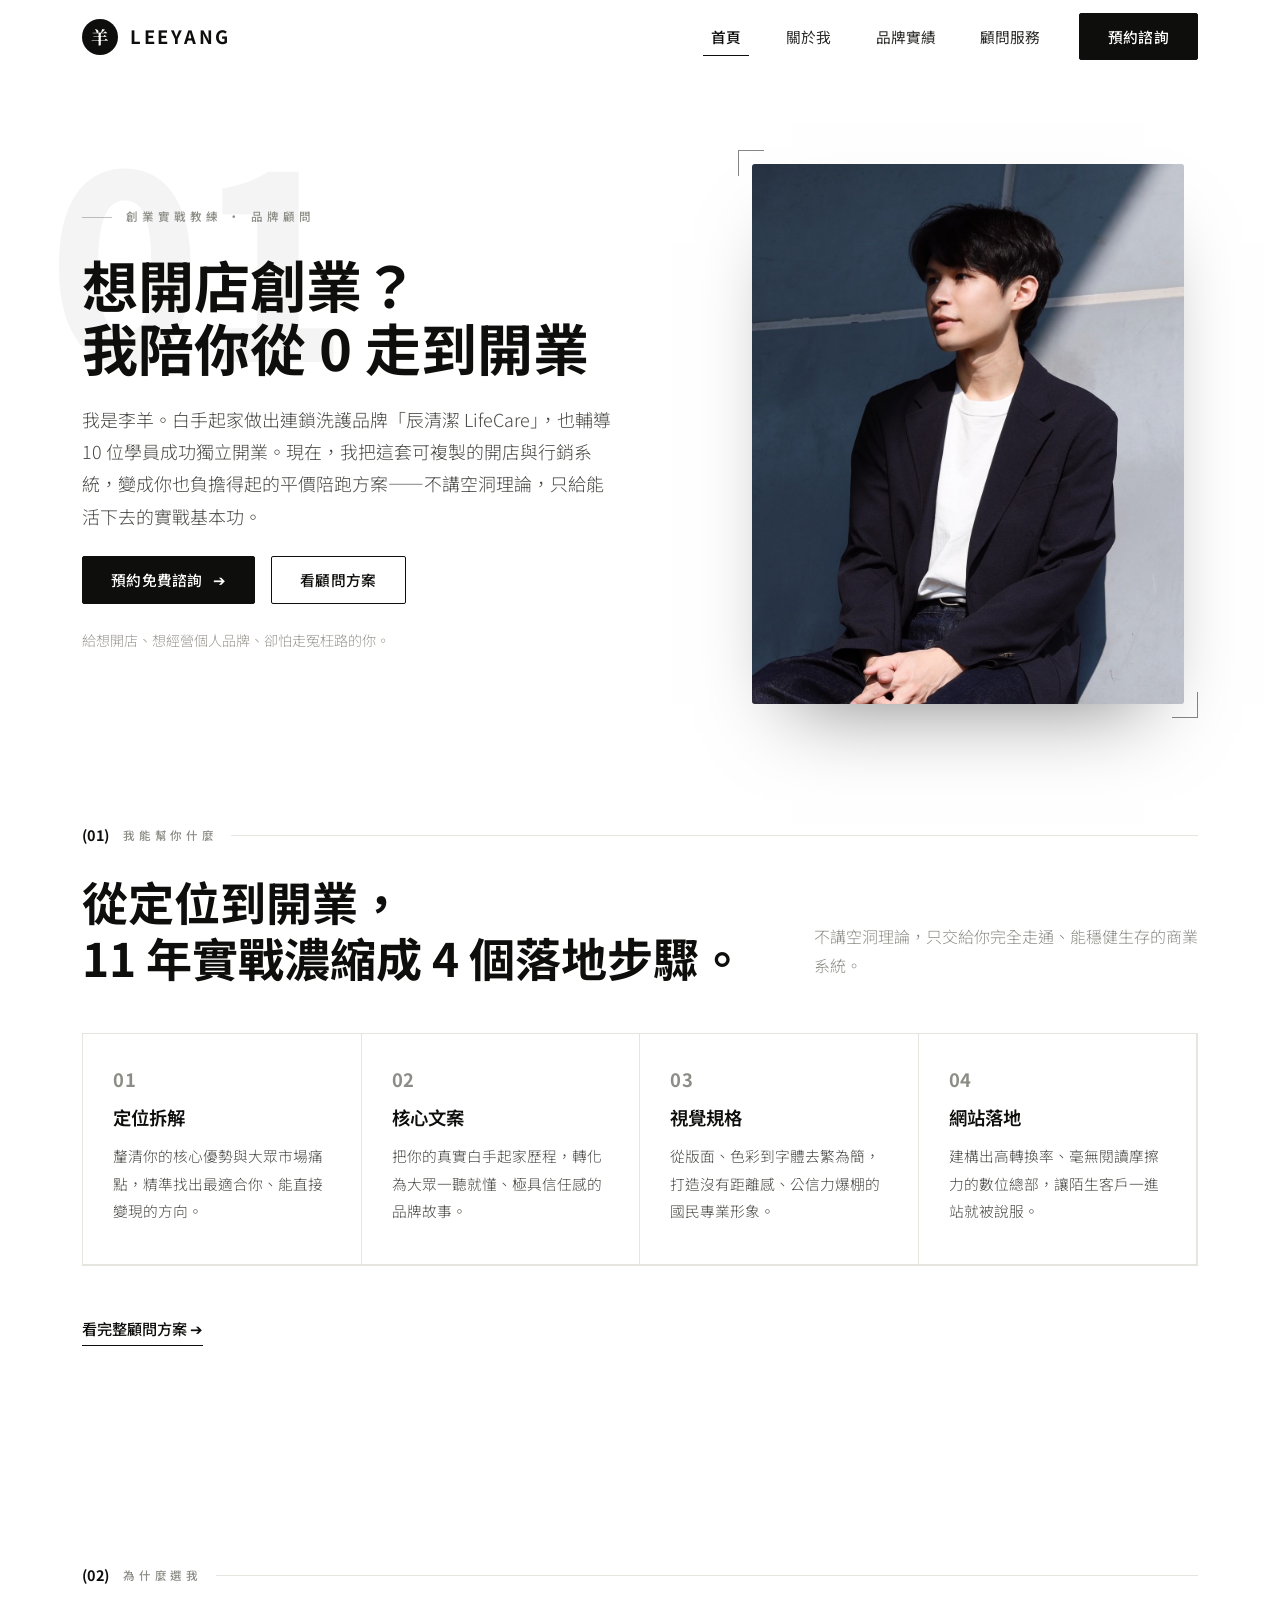
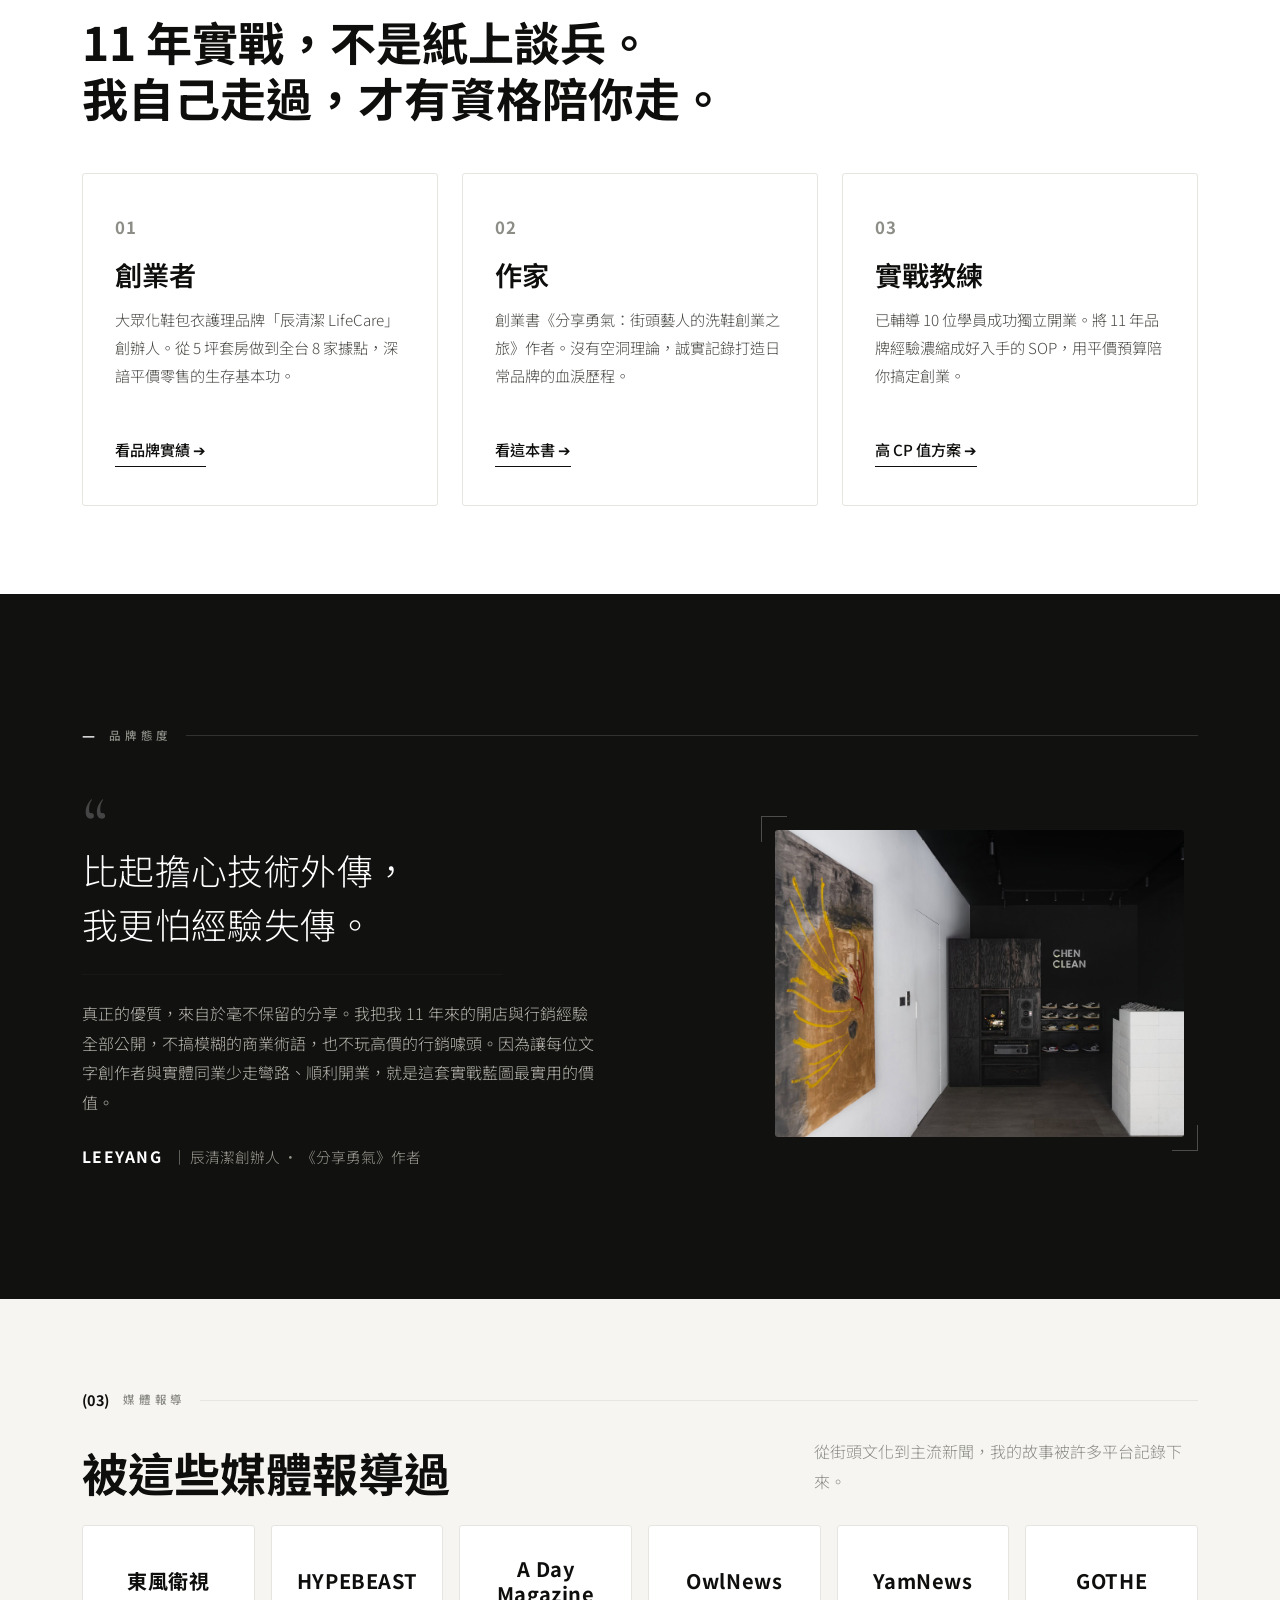
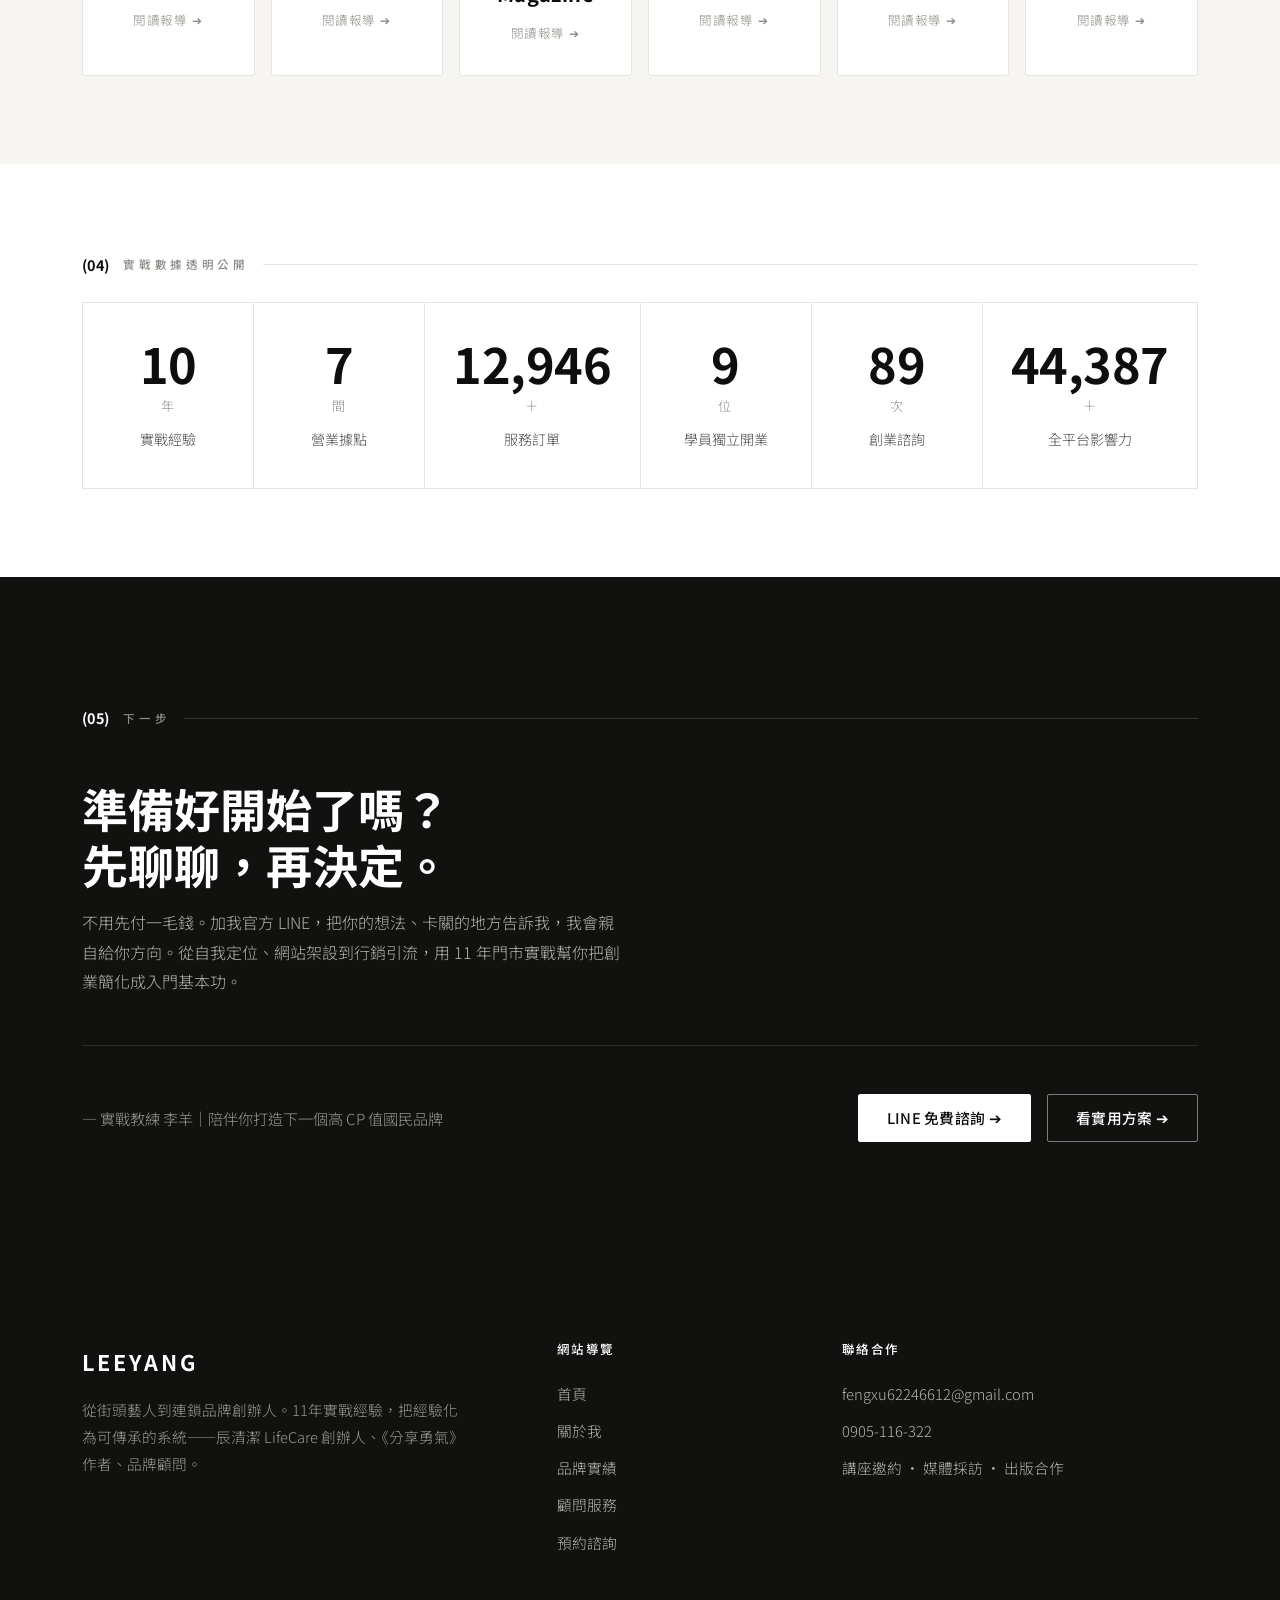
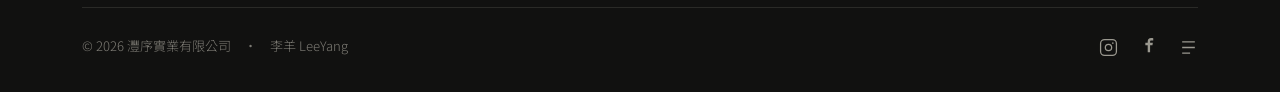
<file: index.html>
<!DOCTYPE html>
<html lang="zh-Hant">
<head>
<meta charset="UTF-8">
<meta name="viewport" content="width=device-width, initial-scale=1.0">
<script>document.documentElement.classList.add('js');addEventListener('load',function(){setTimeout(function(){if(!window.__lxReveal){var n=document.querySelectorAll('.lx-reveal');for(var i=0;i<n.length;i++){n[i].classList.add('in');}}},1200);});</script>

<script async src="https://www.googletagmanager.com/gtag/js?id=G-S8NCNM5NHK"></script>
<script>
  window.dataLayer = window.dataLayer || [];
  function gtag(){dataLayer.push(arguments);}
  gtag('js', new Date());
  gtag('config', 'G-S8NCNM5NHK');
</script>
<title>李羊 LeeYang｜創業實戰教練・品牌顧問｜陪你從 0 到開業</title>
<meta property="og:type" content="website">
<meta property="og:title" content="李羊 LeeYang｜創業實戰教練・品牌顧問">
<meta property="og:description" content="想開店創業？11 年連鎖品牌實戰教練，陪你從 0 到開業——把開店與行銷系統化成可複製的平價陪跑方案。">
<meta property="og:image" content="https://leeyang0304.github.io/leeyang/assets/img/portrait.jpg">
<meta property="og:url" content="https://leeyang0304.github.io/leeyang/">
<meta name="twitter:card" content="summary_large_image">
<meta name="description" content="想開店創業？11 年連鎖品牌實戰教練李羊，把開店與行銷系統化成可複製的平價陪跑方案，從定位、文案、視覺到網站，陪你從 0 到順利開業。">
<link rel="preconnect" href="https://fonts.googleapis.com">
<link rel="preconnect" href="https://fonts.gstatic.com" crossorigin>
<link href="https://fonts.googleapis.com/css2?family=Cormorant+Garamond:ital,wght@0,500;0,600;1,500;1,600&family=Noto+Sans+TC:wght@300;400;500;700;900&family=Noto+Serif+TC:wght@600;700&display=swap" rel="stylesheet">
<link href="https://cdn.jsdelivr.net/npm/bootstrap@5.3.3/dist/css/bootstrap.min.css" rel="stylesheet">
<link rel="icon" type="image/png" href="[data-uri]">
<link rel="apple-touch-icon" href="[data-uri]">
<link rel="stylesheet" href="assets/css/styles.css">
</head>
<body>

<nav class="navbar navbar-expand-lg fixed-top lx-nav" id="mainNav">
  <div class="container">
    <a class="navbar-brand lx-logo" href="index.html"><span class="mark">羊</span><span class="en">LEEYANG</span></a>
    <button class="navbar-toggler lx-toggler" type="button" aria-controls="navItems" aria-expanded="false" aria-label="開啟選單"><span></span><span></span><span></span></button>
    <div class="collapse navbar-collapse justify-content-end" id="navItems">
      <ul class="navbar-nav align-items-lg-center">
        <li class="nav-item"><a class="nav-link active" href="index.html">首頁</a></li>
        <li class="nav-item"><a class="nav-link" href="about.html">關於我</a></li>
        <li class="nav-item"><a class="nav-link" href="brand.html">品牌實績</a></li>
        <li class="nav-item"><a class="nav-link" href="work.html">顧問服務</a></li>
        <li class="nav-item ms-lg-3 mt-3 mt-lg-0"><a class="lx-btn lx-btn-ink" href="work.html#contact">預約諮詢</a></li>
      </ul>
    </div>
  </div>
</nav>

<header class="lx-hero">
  <div class="container">
    <div class="row align-items-center g-5">
      <div class="col-lg-6 order-lg-1 order-2 lx-watermark">
        <span class="wm">01</span>
        <span class="lx-eyebrow line lx-reveal">創業實戰教練 ・ 品牌顧問</span>
        <h1 class="lx-h1 mt-4 lx-reveal lx-d1">想開店創業？<br><span style="white-space:nowrap">我陪你從 0 走到開業</span></h1>
        <p class="lx-lead mt-4 mb-4 lx-reveal lx-d2" style="max-width:34em">我是李羊。白手起家做出連鎖洗護品牌「辰清潔 LifeCare」，也輔導 10 位學員成功獨立開業。現在，我把這套可複製的開店與行銷系統，變成你也負擔得起的平價陪跑方案——不講空洞理論，只給能活下去的實戰基本功。</p>
        <div class="d-flex flex-wrap gap-3 lx-reveal lx-d3">
          <a href="https://lin.ee/Zq9w1Ao" target="_blank" rel="noopener noreferrer" class="lx-btn lx-btn-ink">預約免費諮詢 <span class="arr">➔</span></a>
          <a href="work.html#consulting" class="lx-btn lx-btn-outline-ink">看顧問方案</a>
        </div>
        <p class="lx-subnote mt-4 lx-reveal lx-d3" style="font-size:.88rem">給想開店、想經營個人品牌、卻怕走冤枉路的你。</p>
      </div>
      <div class="col-lg-6 order-lg-2 order-1">
        <div class="lx-frame lx-reveal lx-d1" style="max-width:460px;margin-left:auto">
          <div class="lx-img color ratio-45" style="box-shadow:0 40px 80px -40px rgba(0,0,0,.5)">
            <img src="assets/img/portrait.jpg" alt="創業實戰教練 李羊 LeeYang">
          </div>
        </div>
      </div>
    </div>
  </div>
</header>

<section class="lx-section">
  <div class="container">
    <div class="lx-seclabel mb-4 lx-reveal"><span class="idx">(01)</span><span>我能幫你什麼</span><span class="ln"></span></div>
    <div class="d-flex flex-wrap align-items-end justify-content-between mb-5 lx-reveal" style="gap:16px">
      <h2 class="lx-h2 mb-0" style="max-width:16em">從定位到開業，<br>11 年實戰濃縮成 4 個落地步驟。</h2>
      <p class="lx-muted mb-1" style="max-width:24em">不講空洞理論，只交給你完全走通、能穩健生存的商業系統。</p>
    </div>
    <div class="lx-stepgrid lx-reveal lx-d1">
      <div class="st"><div class="no">01</div><h3 class="lx-h3">定位拆解</h3><p>釐清你的核心優勢與大眾市場痛點，精準找出最適合你、能直接變現的方向。</p></div>
      <div class="st"><div class="no">02</div><h3 class="lx-h3">核心文案</h3><p>把你的真實白手起家歷程，轉化為大眾一聽就懂、極具信任感的品牌故事。</p></div>
      <div class="st"><div class="no">03</div><h3 class="lx-h3">視覺規格</h3><p>從版面、色彩到字體去繁為簡，打造沒有距離感、公信力爆棚的國民專業形象。</p></div>
      <div class="st"><div class="no">04</div><h3 class="lx-h3">網站落地</h3><p>建構出高轉換率、毫無閱讀摩擦力的數位總部，讓陌生客戶一進站就被說服。</p></div>
    </div>
    <div class="mt-5 lx-reveal lx-d2"><a href="work.html#consulting" class="lx-link">看完整顧問方案 ➔</a></div>
  </div>
</section>

<section class="lx-section-sm">
  <div class="container">
    <div class="lx-seclabel mb-4 lx-reveal"><span class="idx">(02)</span><span>為什麼選我</span><span class="ln"></span></div>
    <div class="mb-5 lx-reveal"><h2 class="lx-h2" style="max-width:18em">11 年實戰，不是紙上談兵。<br>我自己走過，才有資格陪你走。</h2></div>
    <div class="row g-4">
      <div class="col-md-4 lx-reveal">
        <a href="brand.html" class="lx-card">
          <span class="idx">01</span><h3 class="lx-h3">創業者</h3>
          <p>大眾化鞋包衣護理品牌「辰清潔 LifeCare」創辦人。從 5 坪套房做到全台 8 家據點，深諳平價零售的生存基本功。</p>
          <span class="lx-link mt-4">看品牌實績 ➔</span>
        </a>
      </div>
      <div class="col-md-4 lx-reveal lx-d1">
        <a href="work.html#book" class="lx-card">
          <span class="idx">02</span><h3 class="lx-h3">作家</h3>
          <p>創業書《分享勇氣：街頭藝人的洗鞋創業之旅》作者。沒有空洞理論，誠實記錄打造日常品牌的血淚歷程。</p>
          <span class="lx-link mt-4">看這本書 ➔</span>
        </a>
      </div>
      <div class="col-md-4 lx-reveal lx-d2">
        <a href="work.html#consulting" class="lx-card">
          <span class="idx">03</span><h3 class="lx-h3">實戰教練</h3>
          <p>已輔導 10 位學員成功獨立開業。將 11 年品牌經驗濃縮成好入手的 SOP，用平價預算陪你搞定創業。</p>
          <span class="lx-link mt-4">高 CP 值方案 ➔</span>
        </a>
      </div>
    </div>
  </div>
</section>

<section class="lx-section lx-dark">
  <div class="container">
    <div class="lx-seclabel mb-5 lx-reveal"><span class="idx">—</span><span>品牌態度</span><span class="ln"></span></div>
    <div class="row g-5 align-items-center">
      <div class="col-lg-7 lx-reveal">
        <div class="lx-quote-mark">&ldquo;</div>
        <p class="lx-pullquote" style="color:#fff;margin-top:-10px">比起擔心技術外傳，<br>我更怕經驗失傳。</p>
        <hr class="lx-rule my-4" style="max-width:420px">
        <p style="max-width:32em">真正的優質，來自於毫不保留的分享。我把我 11 年來的開店與行銷經驗全部公開，不搞模糊的商業術語，也不玩高價的行銷噱頭。因為讓每位文字創作者與實體同業少走彎路、順利開業，就是這套實戰藍圖最實用的價值。</p>
        <div class="lx-sig mt-4"><span class="en">LEEYANG</span><span>｜ 辰清潔創辦人 ・ 《分享勇氣》作者</span></div>
      </div>
      <div class="col-lg-5 lx-reveal lx-d1">
        <div class="lx-frame">
          <div class="lx-img color ratio-43"><img src="assets/img/store.jpg" alt="辰清潔 LifeCare 門市"></div>
        </div>
      </div>
    </div>
  </div>
</section>

<section class="lx-section-sm" style="background:var(--soft)">
  <div class="container">
    <div class="lx-seclabel mb-4 lx-reveal"><span class="idx">(03)</span><span>媒體報導</span><span class="ln"></span></div>
    <div class="d-flex flex-wrap align-items-end justify-content-between mb-4 lx-reveal" style="gap:16px">
      <h2 class="lx-h2 mb-0">被這些媒體報導過</h2>
      <p class="lx-muted mb-1" style="max-width:24em">從街頭文化到主流新聞，我的故事被許多平台記錄下來。</p>
    </div>
    <div class="row g-3">
      <div class="col-6 col-md-4 col-lg-2 lx-reveal"><a class="lx-media-card" href="https://youtu.be/0NckUNYzm00?si=Zcrkz_439quRTvOz" target="_blank" rel="noopener noreferrer"><span class="outlet ch">東風衛視</span><span class="go">閱讀報導 ➔</span></a></div>
      <div class="col-6 col-md-4 col-lg-2 lx-reveal lx-d1"><a class="lx-media-card" href="https://hypebeast.com/zh/2024/6/chen-clean-info" target="_blank" rel="noopener noreferrer"><span class="outlet">HYPEBEAST</span><span class="go">閱讀報導 ➔</span></a></div>
      <div class="col-6 col-md-4 col-lg-2 lx-reveal lx-d2"><a class="lx-media-card" href="https://www.adaymag.com/2023/03/02/chenclean.html" target="_blank" rel="noopener noreferrer"><span class="outlet">A Day Magazine</span><span class="go">閱讀報導 ➔</span></a></div>
      <div class="col-6 col-md-4 col-lg-2 lx-reveal"><a class="lx-media-card" href="https://news.owlting.com/articles/272433" target="_blank" rel="noopener noreferrer"><span class="outlet">OwlNews</span><span class="go">閱讀報導 ➔</span></a></div>
      <div class="col-6 col-md-4 col-lg-2 lx-reveal lx-d1"><a class="lx-media-card" href="https://n.yam.com/Article/20230204925197" target="_blank" rel="noopener noreferrer"><span class="outlet">YamNews</span><span class="go">閱讀報導 ➔</span></a></div>
      <div class="col-6 col-md-4 col-lg-2 lx-reveal lx-d2"><a class="lx-media-card" href="https://gothe.tw/?p=37642" target="_blank" rel="noopener noreferrer"><span class="outlet">GOTHE</span><span class="go">閱讀報導 ➔</span></a></div>
    </div>
  </div>
</section>

<section class="lx-section-sm">
  <div class="container">
    <div class="lx-seclabel mb-4 lx-reveal"><span class="idx">(04)</span><span>實戰數據透明公開</span><span class="ln"></span></div>
    <div class="lx-statgrid cols6 lx-reveal">
      <div class="cell lx-stat"><div class="n" data-to="11">0</div><div class="u">年</div><div class="l">實戰經驗</div></div>
      <div class="cell lx-stat"><div class="n" data-to="8">0</div><div class="u">間</div><div class="l">營業據點</div></div>
      <div class="cell lx-stat"><div class="n" data-to="14000" data-suffix="+">0</div><div class="u">＋</div><div class="l">服務訂單</div></div>
      <div class="cell lx-stat"><div class="n" data-to="10">0</div><div class="u">位</div><div class="l">學員獨立開業</div></div>
      <div class="cell lx-stat"><div class="n" data-to="97">0</div><div class="u">次</div><div class="l">創業諮詢</div></div>
      <div class="cell lx-stat"><div class="n" data-to="48000" data-suffix="+">0</div><div class="u">＋</div><div class="l">全平台影響力</div></div>
    </div>
  </div>
</section>

<section class="lx-section lx-dark">
  <div class="container">
    <div class="lx-seclabel mb-5 lx-reveal"><span class="idx">(05)</span><span>下一步</span><span class="ln"></span></div>
    <div class="lx-reveal">
      <h2 class="lx-h2">準備好開始了嗎？<br>先聊聊，再決定。</h2>
      <p class="mt-3" style="max-width:34em">不用先付一毛錢。加我官方 LINE，把你的想法、卡關的地方告訴我，我會親自給你方向。從自我定位、網站架設到行銷引流，用 11 年門市實戰幫你把創業簡化成入門基本功。</p>
    </div>
    <hr class="lx-rule my-5 lx-reveal">
    <div class="d-flex flex-wrap justify-content-between align-items-center lx-reveal lx-d1" style="gap:22px">
      <span class="lx-subnote">— 實戰教練 李羊｜陪伴你打造下一個高 CP 值國民品牌</span>
      <div class="d-flex flex-wrap gap-3">
        <a href="https://lin.ee/Zq9w1Ao" target="_blank" rel="noopener noreferrer" class="lx-btn lx-btn-paper">LINE 免費諮詢 ➔</a>
        <a href="work.html#consulting" class="lx-btn lx-btn-outline-paper">看實用方案 ➔</a>
      </div>
    </div>
  </div>
</section>

<footer class="lx-footer">
  <div class="container">
    <div class="row g-4">
      <div class="col-lg-5 fbrand">
        <div class="en">LEEYANG</div>
        <p style="max-width:26em">從街頭藝人到連鎖品牌創辦人。11年實戰經驗，把經驗化為可傳承的系統——辰清潔 LifeCare 創辦人、《分享勇氣》作者、品牌顧問。</p>
      </div>
      <div class="col-6 col-lg-3 fcol">
        <h4>網站導覽</h4>
        <a href="index.html">首頁</a>
        <a href="about.html">關於我</a>
        <a href="brand.html">品牌實績</a>
        <a href="work.html">顧問服務</a>
        <a href="work.html#contact">預約諮詢</a>
      </div>
      <div class="col-6 col-lg-4 fcol">
        <h4>聯絡合作</h4>
        <a href="mailto:fengxu62246612@gmail.com">fengxu62246612@gmail.com</a>
        <a href="tel:+886905116322">0905-116-322</a>
        <span>講座邀約 ・ 媒體採訪 ・ 出版合作</span>
      </div>
    </div>
    <div class="fbottom d-flex flex-wrap justify-content-between align-items-center" style="gap:14px">
      <span>© 2026 灃序實業有限公司　·　李羊 LeeYang</span>
      <div class="lx-social">
        <a href="https://www.instagram.com/chenclean.lifecare/?hl=zh-tw" target="_blank" rel="noopener noreferrer" aria-label="Instagram"><svg viewBox="0 0 24 24" fill="none" stroke="currentColor" stroke-width="1.6"><rect x="2" y="2" width="20" height="20" rx="5"/><circle cx="12" cy="12" r="4"/><circle cx="17.5" cy="6.5" r="1" fill="currentColor" stroke="none"/></svg></a>
        <a href="https://www.facebook.com/chencleanlifecare" target="_blank" rel="noopener noreferrer" aria-label="Facebook"><svg viewBox="0 0 24 24" fill="currentColor"><path d="M14 9h3l.5-3H14V4.5c0-.9.3-1.5 1.6-1.5H18V.3C17.5.2 16.4 0 15.2 0 12.5 0 11 1.6 11 4.3V6H8v3h3v9h3V9z"/></svg></a>
        <a href="https://vocus.cc/user/@leeec" target="_blank" rel="noopener noreferrer" aria-label="Vocus 沙龍"><svg viewBox="0 0 24 24" fill="none" stroke="currentColor" stroke-width="1.6"><path d="M4 5h16M4 12h16M4 19h10"/></svg></a>
      </div>
    </div>
  </div>
</footer>

<script src="assets/js/site.js"></script>
</body>
</html>
</file>
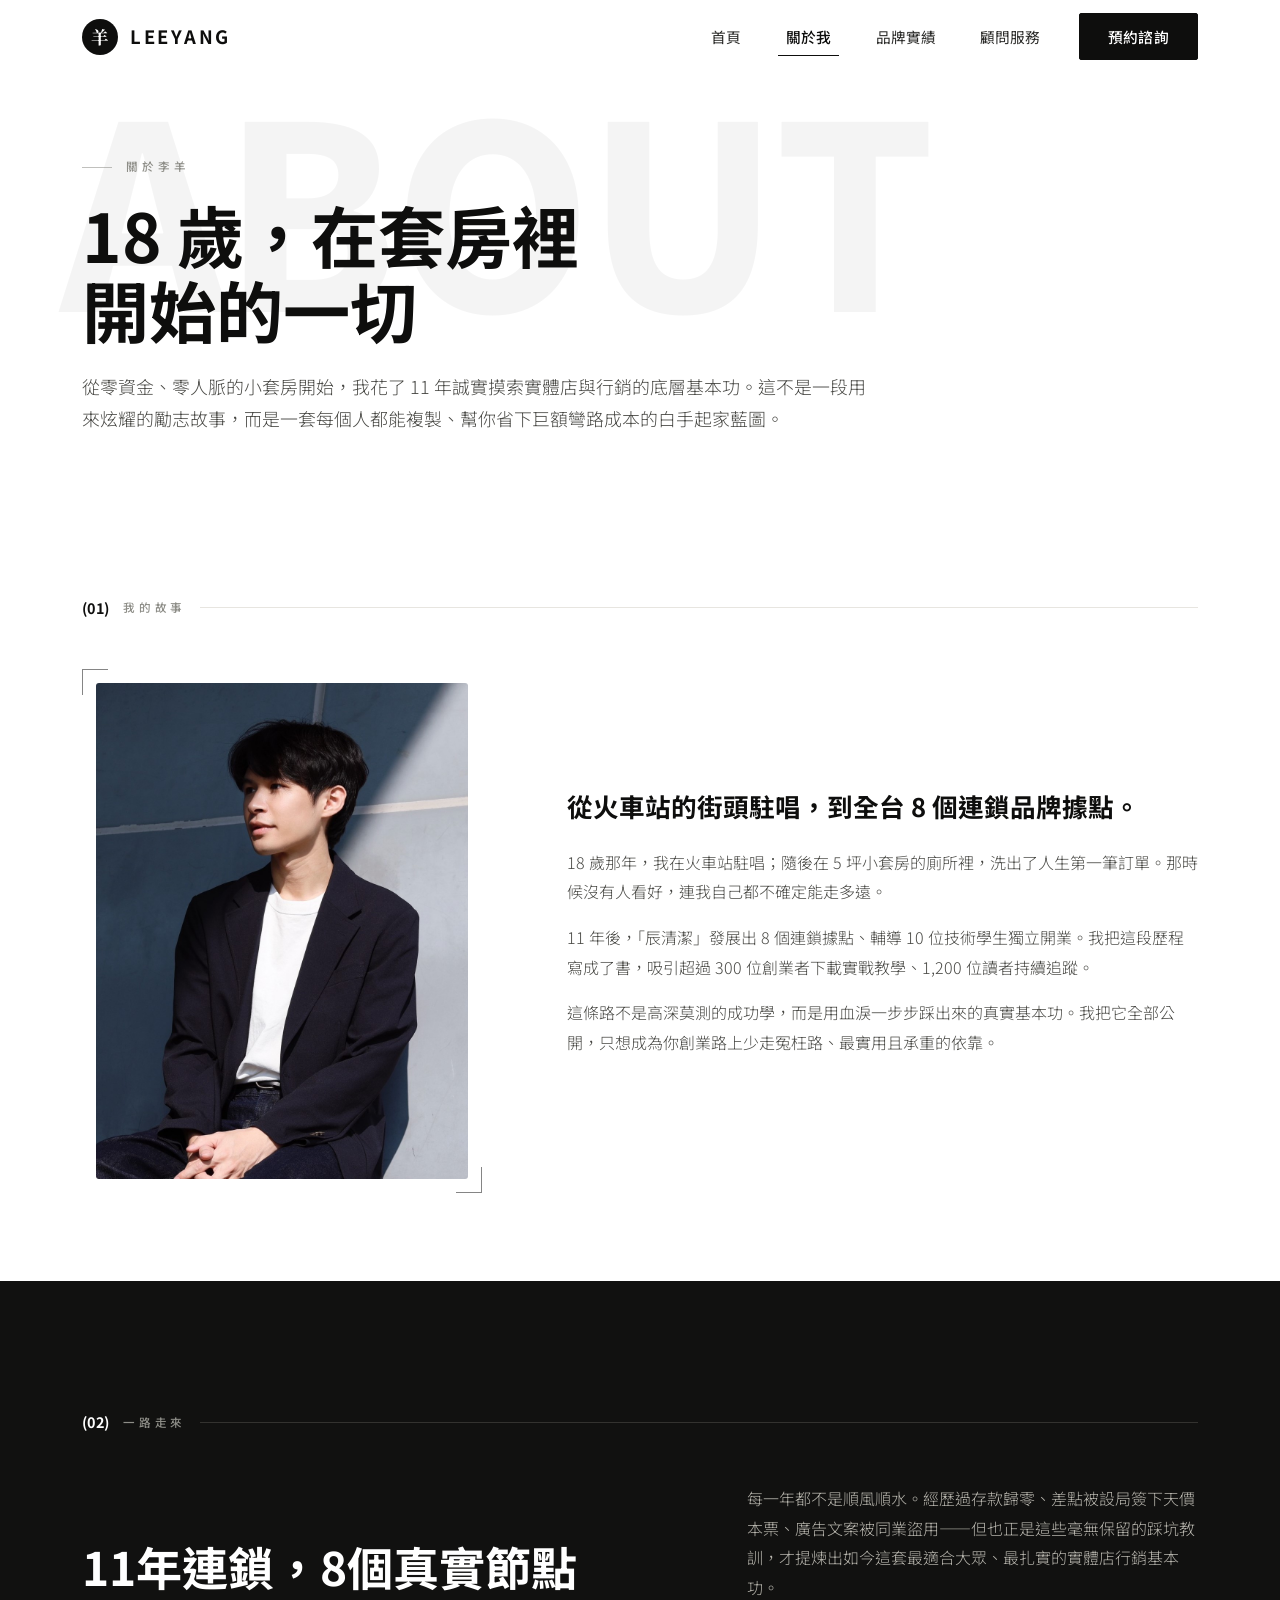
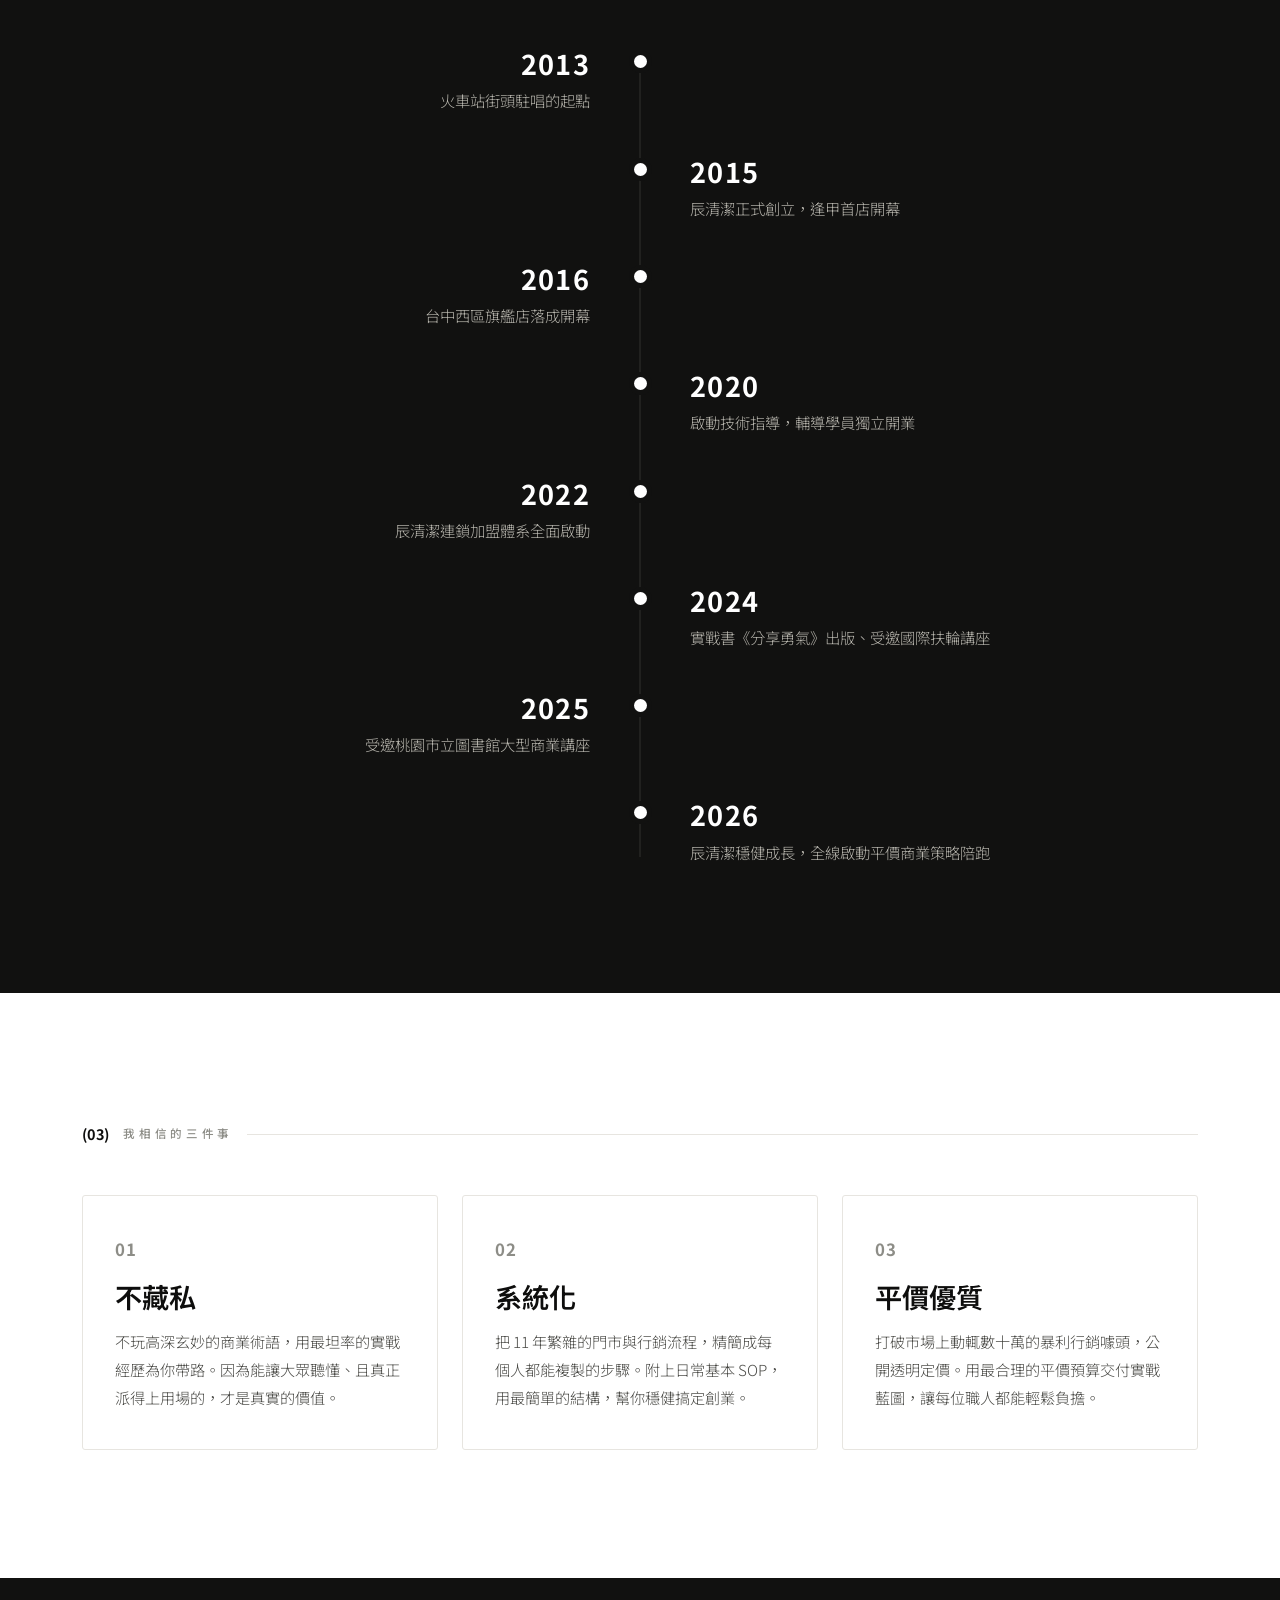
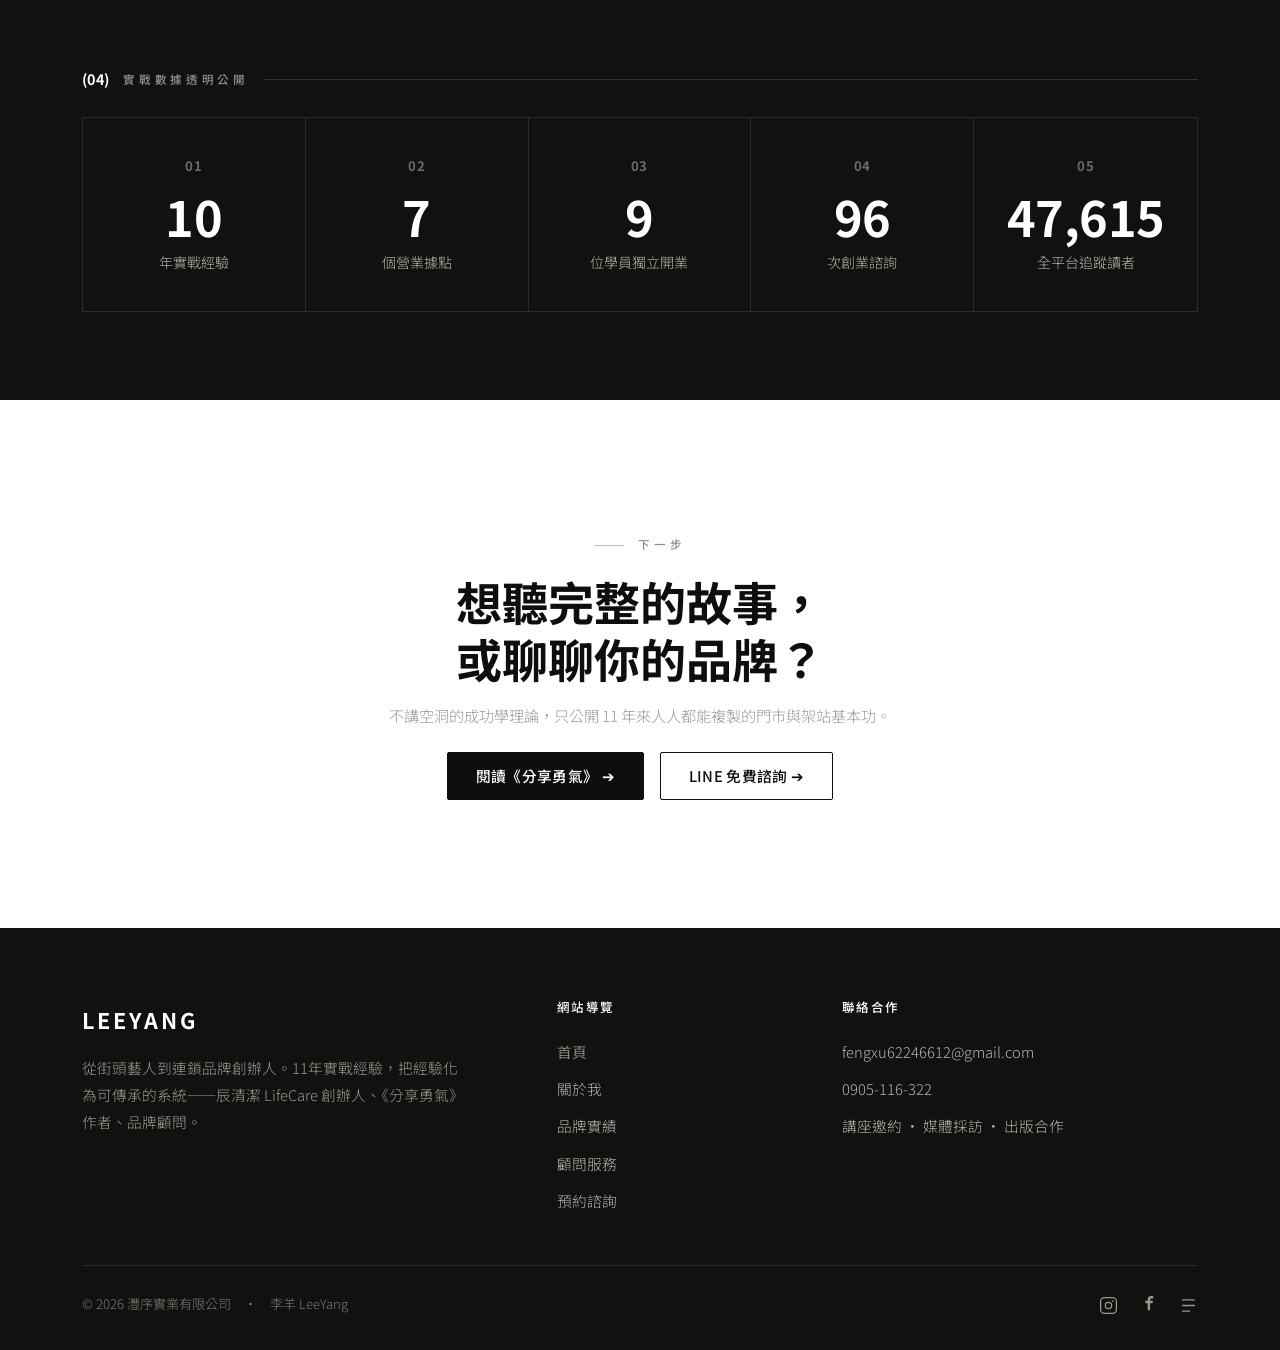
<file: about.html>
<!DOCTYPE html>
<html lang="zh-Hant">
<head>
<meta charset="UTF-8">
<meta name="viewport" content="width=device-width, initial-scale=1.0">
<script>document.documentElement.classList.add('js');addEventListener('load',function(){setTimeout(function(){if(!window.__lxReveal){var n=document.querySelectorAll('.lx-reveal');for(var i=0;i<n.length;i++){n[i].classList.add('in');}}},1200);});</script>

<script async src="https://www.googletagmanager.com/gtag/js?id=G-S8NCNM5NHK"></script>
<script>
  window.dataLayer = window.dataLayer || [];
  function gtag(){dataLayer.push(arguments);}
  gtag('js', new Date());
  gtag('config', 'G-S8NCNM5NHK');
</script>
<title>關於我｜李羊 LeeYang</title>
<meta property="og:type" content="website">
<meta property="og:title" content="關於我｜李羊 LeeYang">
<meta property="og:description" content="從零資金、零人脈的小套房開始，11 年誠實摸索實體店與行銷的白手起家藍圖。">
<meta property="og:image" content="https://leeyang0304.github.io/leeyang/assets/img/portrait.jpg">
<meta property="og:url" content="https://leeyang0304.github.io/leeyang/about.html">
<meta name="twitter:card" content="summary_large_image">
<meta name="description" content="從零資金、零人脈的小套房開始，11 年誠實摸索實體店與行銷的底層基本功。李羊的創業故事、經歷時間軸與品牌理念。">
<link rel="preconnect" href="https://fonts.googleapis.com">
<link rel="preconnect" href="https://fonts.gstatic.com" crossorigin>
<link href="https://fonts.googleapis.com/css2?family=Cormorant+Garamond:ital,wght@0,500;0,600;1,500;1,600&family=Noto+Sans+TC:wght@300;400;500;700;900&family=Noto+Serif+TC:wght@600;700&display=swap" rel="stylesheet">
<link href="https://cdn.jsdelivr.net/npm/bootstrap@5.3.3/dist/css/bootstrap.min.css" rel="stylesheet">
<link rel="icon" type="image/png" href="[data-uri]">
<link rel="apple-touch-icon" href="[data-uri]">
<link rel="stylesheet" href="assets/css/styles.css">
</head>
<body>

<nav class="navbar navbar-expand-lg fixed-top lx-nav" id="mainNav">
  <div class="container">
    <a class="navbar-brand lx-logo" href="index.html"><span class="mark">羊</span><span class="en">LEEYANG</span></a>
    <button class="navbar-toggler lx-toggler" type="button" aria-controls="navItems" aria-expanded="false" aria-label="開啟選單"><span></span><span></span><span></span></button>
    <div class="collapse navbar-collapse justify-content-end" id="navItems">
      <ul class="navbar-nav align-items-lg-center">
        <li class="nav-item"><a class="nav-link" href="index.html">首頁</a></li>
        <li class="nav-item"><a class="nav-link active" href="about.html">關於我</a></li>
        <li class="nav-item"><a class="nav-link" href="brand.html">品牌實績</a></li>
        <li class="nav-item"><a class="nav-link" href="work.html">顧問服務</a></li>
        <li class="nav-item ms-lg-3 mt-3 mt-lg-0"><a class="lx-btn lx-btn-ink" href="work.html#contact">預約諮詢</a></li>
      </ul>
    </div>
  </div>
</nav>

<header class="lx-page-hero">
  <div class="container lx-watermark">
    <span class="wm">ABOUT</span>
    <span class="lx-eyebrow line lx-reveal">關於李羊</span>
    <h1 class="lx-h1 mt-3 lx-reveal lx-d1">18 歲，在套房裡<br>開始的一切</h1>
    <p class="lx-lead mt-4 lx-reveal lx-d2" style="max-width:44em">從零資金、零人脈的小套房開始，我花了 11 年誠實摸索實體店與行銷的底層基本功。這不是一段用來炫耀的勵志故事，而是一套每個人都能複製、幫你省下巨額彎路成本的白手起家藍圖。</p>
  </div>
</header>

<section class="lx-section-sm">
  <div class="container">
    <div class="lx-seclabel mb-5 lx-reveal"><span class="idx">(01)</span><span>我的故事</span><span class="ln"></span></div>
    <div class="row g-5 align-items-center">
      <div class="col-lg-5 lx-reveal">
        <div class="lx-frame" style="max-width:400px">
          <div class="lx-img color ratio-34"><img src="assets/img/portrait.jpg" alt="李羊 LeeYang 工作肖像"></div>
        </div>
      </div>
      <div class="col-lg-7 lx-reveal lx-d1">
        <p class="lx-kicker mb-4">從火車站的街頭駐唱，到全台 8 個連鎖品牌據點。</p>
        <p>18 歲那年，我在火車站駐唱；隨後在 5 坪小套房的廁所裡，洗出了人生第一筆訂單。那時候沒有人看好，連我自己都不確定能走多遠。</p>
        <p>11 年後，「辰清潔」發展出 8 個連鎖據點、輔導 10 位技術學生獨立開業。我把這段歷程寫成了書，吸引超過 300 位創業者下載實戰教學、1,200 位讀者持續追蹤。</p>
        <p>這條路不是高深莫測的成功學，而是用血淚一步步踩出來的真實基本功。我把它全部公開，只想成為你創業路上少走冤枉路、最實用且承重的依靠。</p>
      </div>
    </div>
  </div>
</section>

<section class="lx-section lx-dark">
  <div class="container">
    <div class="lx-seclabel mb-5 lx-reveal"><span class="idx">(02)</span><span>一路走來</span><span class="ln"></span></div>
    <div class="row g-4 align-items-end mb-2 lx-reveal">
      <div class="col-lg-7"><h2 class="lx-h2">11年連鎖，8個真實節點</h2></div>
      <div class="col-lg-5"><p class="mb-0">每一年都不是順風順水。經歷過存款歸零、差點被設局簽下天價本票、廣告文案被同業盜用——但也正是這些毫無保留的踩坑教訓，才提煉出如今這套最適合大眾、最扎實的實體店行銷基本功。</p></div>
    </div>
    <div class="lx-vtimeline mt-5 lx-reveal lx-d1">
      <div class="lx-vtl l"><div class="yr">2013</div><div class="ev">火車站街頭駐唱的起點</div></div>
      <div class="lx-vtl r"><div class="yr">2015</div><div class="ev">辰清潔正式創立，逢甲首店開幕</div></div>
      <div class="lx-vtl l"><div class="yr">2016</div><div class="ev">台中西區旗艦店落成開幕</div></div>
      <div class="lx-vtl r"><div class="yr">2020</div><div class="ev">啟動技術指導，輔導學員獨立開業</div></div>
      <div class="lx-vtl l"><div class="yr">2022</div><div class="ev">辰清潔連鎖加盟體系全面啟動</div></div>
      <div class="lx-vtl r"><div class="yr">2024</div><div class="ev">實戰書《分享勇氣》出版、受邀國際扶輪講座</div></div>
      <div class="lx-vtl l"><div class="yr">2025</div><div class="ev">受邀桃園市立圖書館大型商業講座</div></div>
      <div class="lx-vtl r"><div class="yr">2026</div><div class="ev">辰清潔穩健成長，全線啟動平價商業策略陪跑</div></div>
    </div>
  </div>
</section>

<section class="lx-section">
  <div class="container">
    <div class="lx-seclabel mb-5 lx-reveal"><span class="idx">(03)</span><span>我相信的三件事</span><span class="ln"></span></div>
    <div class="row g-4">
      <div class="col-md-4 lx-reveal"><div class="lx-card"><span class="idx">01</span><h3 class="lx-h3">不藏私</h3><p>不玩高深玄妙的商業術語，用最坦率的實戰經歷為你帶路。因為能讓大眾聽懂、且真正派得上用場的，才是真實的價值。</p></div></div>
      <div class="col-md-4 lx-reveal lx-d1"><div class="lx-card"><span class="idx">02</span><h3 class="lx-h3">系統化</h3><p>把 11 年繁雜的門市與行銷流程，精簡成每個人都能複製的步驟。附上日常基本 SOP，用最簡單的結構，幫你穩健搞定創業。</p></div></div>
      <div class="col-md-4 lx-reveal lx-d2"><div class="lx-card"><span class="idx">03</span><h3 class="lx-h3">平價優質</h3><p>打破市場上動輒數十萬的暴利行銷噱頭，公開透明定價。用最合理的平價預算交付實戰藍圖，讓每位職人都能輕鬆負擔。</p></div></div>
    </div>
  </div>
</section>

<section class="lx-section-sm lx-dark">
  <div class="container">
    <div class="lx-seclabel mb-4 lx-reveal"><span class="idx">(04)</span><span>實戰數據透明公開</span><span class="ln"></span></div>
    <div class="lx-statgrid cols5 lx-reveal">
      <div class="cell lx-stat"><div class="topno">01</div><div class="n" data-to="11">0</div><div class="l">年實戰經驗</div></div>
      <div class="cell lx-stat"><div class="topno">02</div><div class="n" data-to="8">0</div><div class="l">個營業據點</div></div>
      <div class="cell lx-stat"><div class="topno">03</div><div class="n" data-to="10">0</div><div class="l">位學員獨立開業</div></div>
      <div class="cell lx-stat"><div class="topno">04</div><div class="n" data-to="97">0</div><div class="l">次創業諮詢</div></div>
      <div class="cell lx-stat"><div class="topno">05</div><div class="n" data-to="48000" data-suffix="+">0</div><div class="l">全平台追蹤讀者</div></div>
    </div>
  </div>
</section>

<section class="lx-section">
  <div class="container text-center" style="max-width:760px">
    <span class="lx-eyebrow line lx-reveal">下一步</span>
    <h2 class="lx-h2 mt-3 lx-reveal lx-d1">想聽完整的故事，<br>或聊聊你的品牌？</h2>
    <p class="lx-subnote mt-3 lx-reveal lx-d1">不講空洞的成功學理論，只公開 11 年來人人都能複製的門市與架站基本功。</p>
    <div class="d-flex flex-wrap gap-3 justify-content-center mt-4 lx-reveal lx-d2">
      <a href="work.html#book" class="lx-btn lx-btn-ink">閱讀《分享勇氣》 ➔</a>
      <a href="https://lin.ee/Zq9w1Ao" target="_blank" rel="noopener noreferrer" class="lx-btn lx-btn-outline-ink">LINE 免費諮詢 ➔</a>
    </div>
  </div>
</section>

<footer class="lx-footer">
  <div class="container">
    <div class="row g-4">
      <div class="col-lg-5 fbrand">
        <div class="en">LEEYANG</div>
        <p style="max-width:26em">從街頭藝人到連鎖品牌創辦人。11年實戰經驗，把經驗化為可傳承的系統——辰清潔 LifeCare 創辦人、《分享勇氣》作者、品牌顧問。</p>
      </div>
      <div class="col-6 col-lg-3 fcol">
        <h4>網站導覽</h4>
        <a href="index.html">首頁</a>
        <a href="about.html">關於我</a>
        <a href="brand.html">品牌實績</a>
        <a href="work.html">顧問服務</a>
        <a href="work.html#contact">預約諮詢</a>
      </div>
      <div class="col-6 col-lg-4 fcol">
        <h4>聯絡合作</h4>
        <a href="mailto:fengxu62246612@gmail.com">fengxu62246612@gmail.com</a>
        <a href="tel:+886905116322">0905-116-322</a>
        <span>講座邀約 ・ 媒體採訪 ・ 出版合作</span>
      </div>
    </div>
    <div class="fbottom d-flex flex-wrap justify-content-between align-items-center" style="gap:14px">
      <span>© 2026 灃序實業有限公司　·　李羊 LeeYang</span>
      <div class="lx-social">
        <a href="https://www.instagram.com/chenclean.lifecare/?hl=zh-tw" target="_blank" rel="noopener noreferrer" aria-label="Instagram"><svg viewBox="0 0 24 24" fill="none" stroke="currentColor" stroke-width="1.6"><rect x="2" y="2" width="20" height="20" rx="5"/><circle cx="12" cy="12" r="4"/><circle cx="17.5" cy="6.5" r="1" fill="currentColor" stroke="none"/></svg></a>
        <a href="https://www.facebook.com/chencleanlifecare" target="_blank" rel="noopener noreferrer" aria-label="Facebook"><svg viewBox="0 0 24 24" fill="currentColor"><path d="M14 9h3l.5-3H14V4.5c0-.9.3-1.5 1.6-1.5H18V.3C17.5.2 16.4 0 15.2 0 12.5 0 11 1.6 11 4.3V6H8v3h3v9h3V9z"/></svg></a>
        <a href="https://vocus.cc/user/@leeec" target="_blank" rel="noopener noreferrer" aria-label="Vocus 沙龍"><svg viewBox="0 0 24 24" fill="none" stroke="currentColor" stroke-width="1.6"><path d="M4 5h16M4 12h16M4 19h10"/></svg></a>
      </div>
    </div>
  </div>
</footer>

<script src="assets/js/site.js"></script>
</body>
</html>
</file>
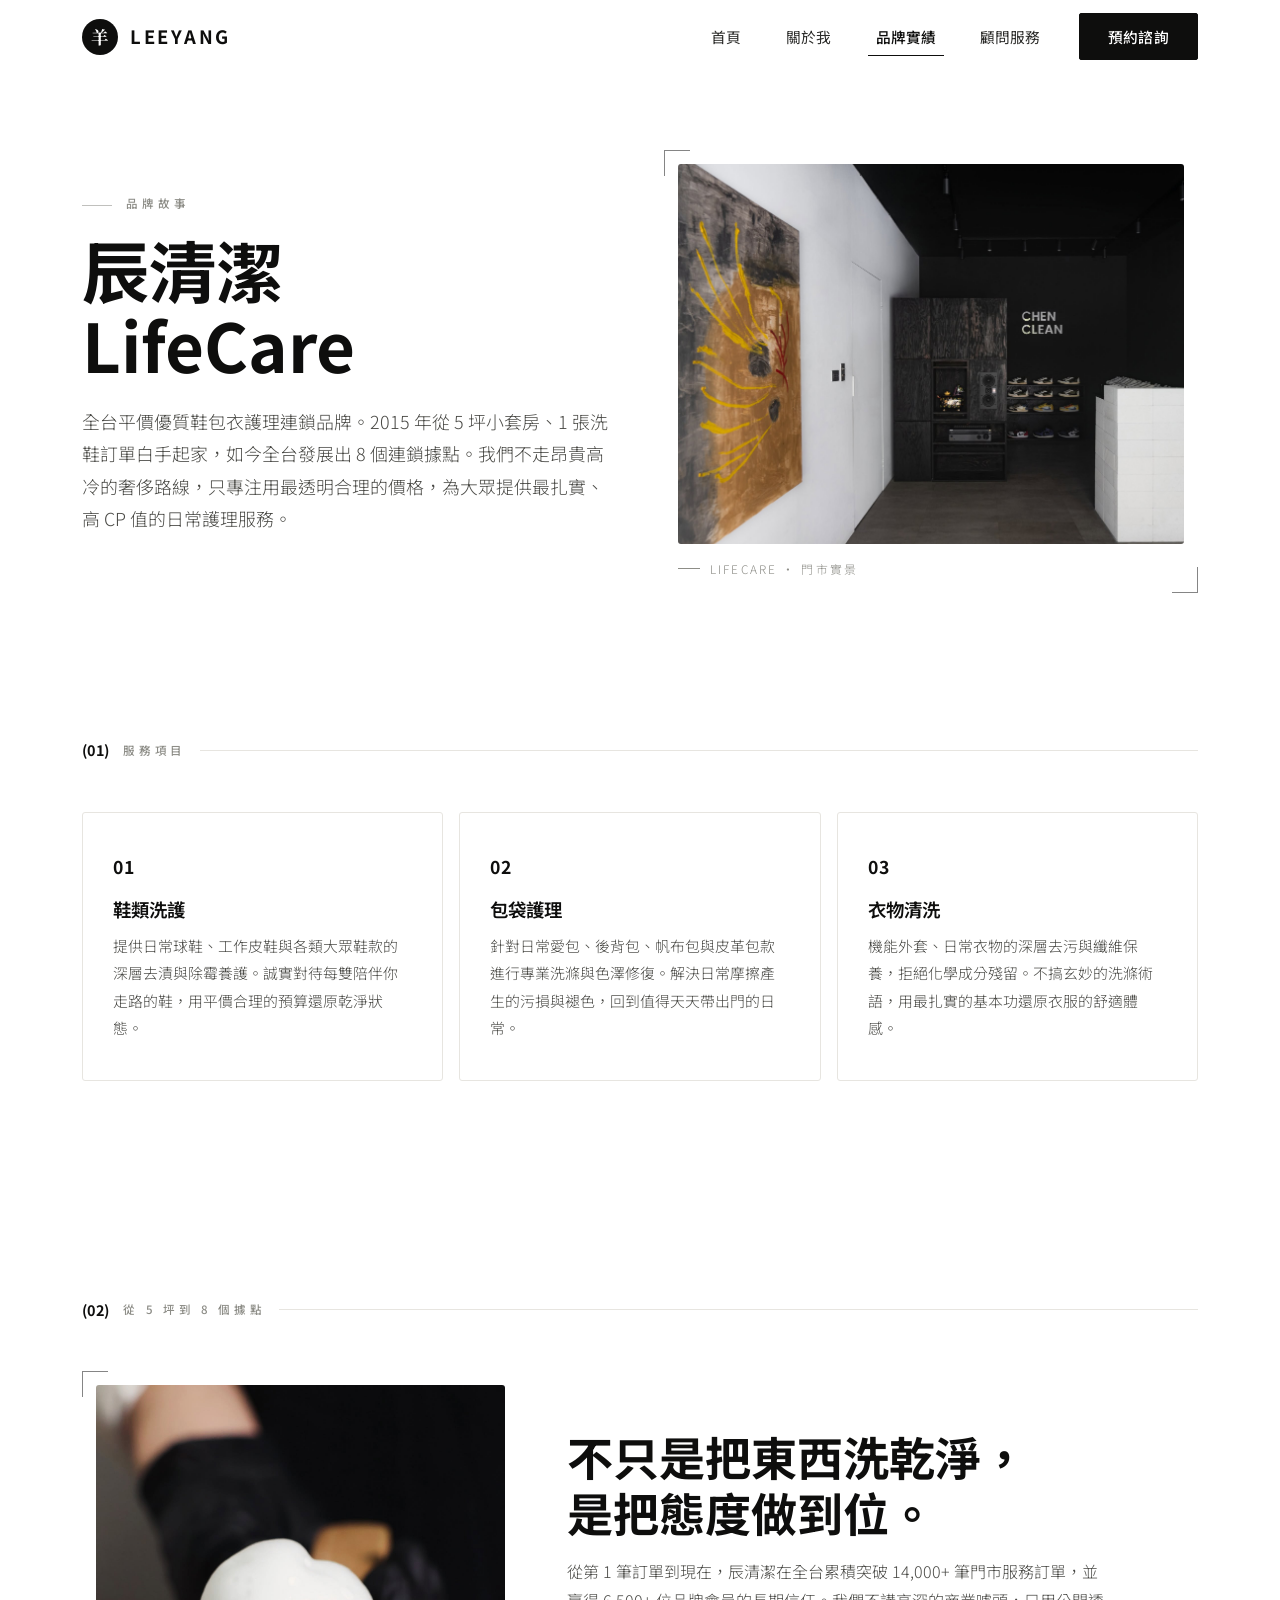
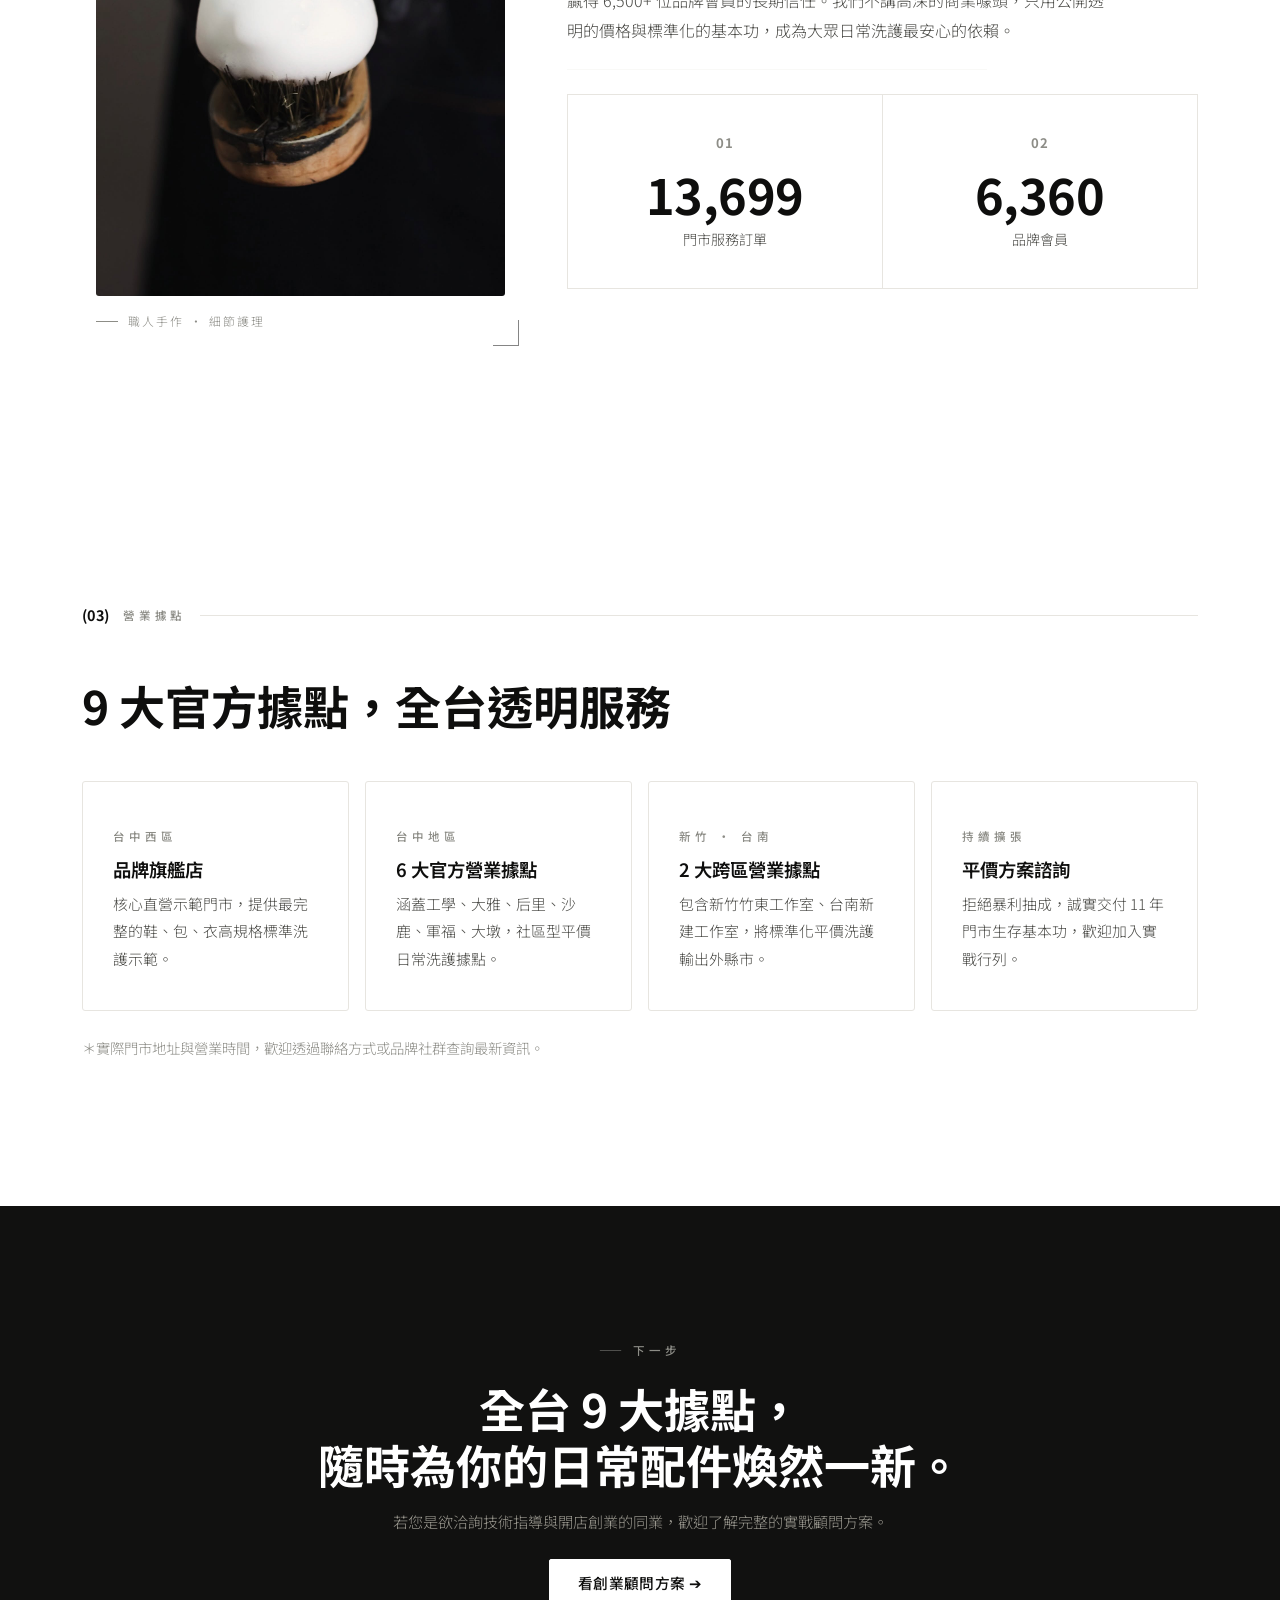
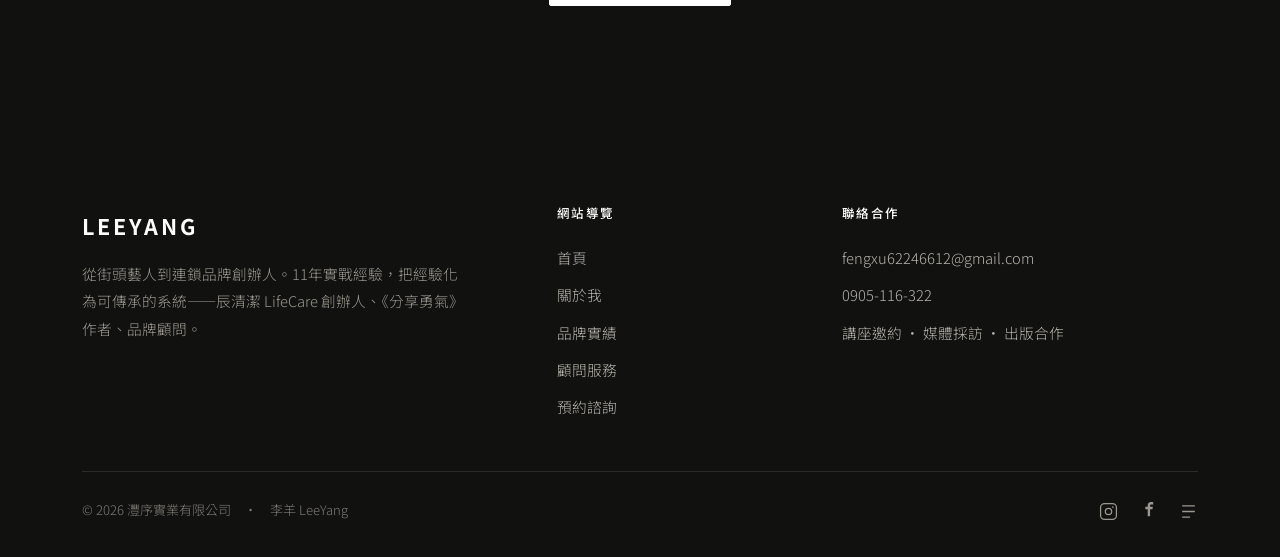
<file: brand.html>
<!DOCTYPE html>
<html lang="zh-Hant">
<head>
<meta charset="UTF-8">
<meta name="viewport" content="width=device-width, initial-scale=1.0">
<script>document.documentElement.classList.add('js');addEventListener('load',function(){setTimeout(function(){if(!window.__lxReveal){var n=document.querySelectorAll('.lx-reveal');for(var i=0;i<n.length;i++){n[i].classList.add('in');}}},1200);});</script>

<script async src="https://www.googletagmanager.com/gtag/js?id=G-S8NCNM5NHK"></script>
<script>
  window.dataLayer = window.dataLayer || [];
  function gtag(){dataLayer.push(arguments);}
  gtag('js', new Date());
  gtag('config', 'G-S8NCNM5NHK');
</script>
<title>品牌實績｜辰清潔 LifeCare</title>
<meta property="og:type" content="website">
<meta property="og:title" content="品牌實績｜辰清潔 LifeCare">
<meta property="og:description" content="全台平價優質鞋包衣護理連鎖品牌，8 個連鎖據點，高 CP 值日常護理服務。">
<meta property="og:image" content="https://leeyang0304.github.io/leeyang/assets/img/store.jpg">
<meta property="og:url" content="https://leeyang0304.github.io/leeyang/brand.html">
<meta name="twitter:card" content="summary_large_image">
<meta name="description" content="辰清潔 LifeCare——全台平價優質鞋包衣護理連鎖品牌。8 個連鎖據點，用最透明合理的價格，為大眾提供高 CP 值的日常護理服務。">
<link rel="preconnect" href="https://fonts.googleapis.com">
<link rel="preconnect" href="https://fonts.gstatic.com" crossorigin>
<link href="https://fonts.googleapis.com/css2?family=Cormorant+Garamond:ital,wght@0,500;0,600;1,500;1,600&family=Noto+Sans+TC:wght@300;400;500;700;900&family=Noto+Serif+TC:wght@600;700&display=swap" rel="stylesheet">
<link href="https://cdn.jsdelivr.net/npm/bootstrap@5.3.3/dist/css/bootstrap.min.css" rel="stylesheet">
<link rel="icon" type="image/png" href="[data-uri]">
<link rel="apple-touch-icon" href="[data-uri]">
<link rel="stylesheet" href="assets/css/styles.css">
</head>
<body>

<nav class="navbar navbar-expand-lg fixed-top lx-nav" id="mainNav">
  <div class="container">
    <a class="navbar-brand lx-logo" href="index.html"><span class="mark">羊</span><span class="en">LEEYANG</span></a>
    <button class="navbar-toggler lx-toggler" type="button" aria-controls="navItems" aria-expanded="false" aria-label="開啟選單"><span></span><span></span><span></span></button>
    <div class="collapse navbar-collapse justify-content-end" id="navItems">
      <ul class="navbar-nav align-items-lg-center">
        <li class="nav-item"><a class="nav-link" href="index.html">首頁</a></li>
        <li class="nav-item"><a class="nav-link" href="about.html">關於我</a></li>
        <li class="nav-item"><a class="nav-link active" href="brand.html">品牌實績</a></li>
        <li class="nav-item"><a class="nav-link" href="work.html">顧問服務</a></li>
        <li class="nav-item ms-lg-3 mt-3 mt-lg-0"><a class="lx-btn lx-btn-ink" href="work.html#contact">預約諮詢</a></li>
      </ul>
    </div>
  </div>
</nav>

<header class="lx-page-hero">
  <div class="container">
    <div class="row g-5 align-items-center">
      <div class="col-lg-6">
        <span class="lx-eyebrow line lx-reveal d-block">品牌故事</span>
        <h1 class="lx-h1 mt-3 lx-reveal lx-d1">辰清潔<br>LifeCare</h1>
        <p class="lx-lead mt-4 lx-reveal lx-d2">全台平價優質鞋包衣護理連鎖品牌。2015 年從 5 坪小套房、1 張洗鞋訂單白手起家，如今全台發展出 8 個連鎖據點。我們不走昂貴高冷的奢侈路線，只專注用最透明合理的價格，為大眾提供最扎實、高 CP 值的日常護理服務。</p>
      </div>
      <div class="col-lg-6 lx-reveal lx-d1">
        <div class="lx-frame">
          <div class="lx-img color ratio-43"><img src="assets/img/store.jpg" alt="辰清潔 LifeCare 門市實景"></div>
          <div class="lx-caption">LifeCare ・ 門市實景</div>
        </div>
      </div>
    </div>
  </div>
</header>

<section class="lx-section-sm">
  <div class="container">
    <div class="lx-seclabel mb-5 lx-reveal"><span class="idx">(01)</span><span>服務項目</span><span class="ln"></span></div>
    <div class="row g-3 lx-reveal">
      <div class="col-md-4"><div class="lx-tile"><span class="no">01</span><h3 class="lx-h3">鞋類洗護</h3><p>提供日常球鞋、工作皮鞋與各類大眾鞋款的深層去漬與除霉養護。誠實對待每雙陪伴你走路的鞋，用平價合理的預算還原乾淨狀態。</p></div></div>
      <div class="col-md-4"><div class="lx-tile"><span class="no">02</span><h3 class="lx-h3">包袋護理</h3><p>針對日常愛包、後背包、帆布包與皮革包款進行專業洗滌與色澤修復。解決日常摩擦產生的污損與褪色，回到值得天天帶出門的日常。</p></div></div>
      <div class="col-md-4"><div class="lx-tile"><span class="no">03</span><h3 class="lx-h3">衣物清洗</h3><p>機能外套、日常衣物的深層去污與纖維保養，拒絕化學成分殘留。不搞玄妙的洗滌術語，用最扎實的基本功還原衣服的舒適體感。</p></div></div>
    </div>
  </div>
</section>

<section class="lx-section">
  <div class="container">
    <div class="lx-seclabel mb-5 lx-reveal"><span class="idx">(02)</span><span>從 5 坪到 8 個據點</span><span class="ln"></span></div>
    <div class="row g-5 align-items-center">
      <div class="col-lg-5 lx-reveal">
        <div class="lx-frame">
          <div class="lx-img color ratio-45"><img src="assets/img/brush.jpg" alt="辰清潔職人手持刷具清潔保養"></div>
          <div class="lx-caption">職人手作 ・ 細節護理</div>
        </div>
      </div>
      <div class="col-lg-7 lx-reveal lx-d1">
        <h2 class="lx-h2 mb-3">不只是把東西洗乾淨，<br>是把態度做到位。</h2>
        <p style="max-width:34em">從第 1 筆訂單到現在，辰清潔在全台累積突破 14,000+ 筆門市服務訂單，並贏得 6,500+ 位品牌會員的長期信任。我們不講高深的商業噱頭，只用公開透明的價格與標準化的基本功，成為大眾日常洗護最安心的依賴。</p>
        <hr class="lx-rule my-4" style="max-width:420px">
        <div class="lx-statgrid cols2">
          <div class="cell lx-stat"><div class="topno">01</div><div class="n" data-to="14000" data-suffix="+">0</div><div class="l">門市服務訂單</div></div>
          <div class="cell lx-stat"><div class="topno">02</div><div class="n" data-to="6500" data-suffix="+">0</div><div class="l">品牌會員</div></div>
        </div>
      </div>
    </div>
  </div>
</section>

<section class="lx-section">
  <div class="container">
    <div class="lx-seclabel mb-5 lx-reveal"><span class="idx">(03)</span><span>營業據點</span><span class="ln"></span></div>
    <h2 class="lx-h2 mb-5 lx-reveal">9 大官方據點，全台透明服務</h2>
    <div class="row g-3">
      <div class="col-md-6 col-lg-3 lx-reveal"><div class="lx-tile"><div class="lx-eyebrow">台中西區</div><h3 class="lx-h3 mt-2 mb-2">品牌旗艦店</h3><p>核心直營示範門市，提供最完整的鞋、包、衣高規格標準洗護示範。</p></div></div>
      <div class="col-md-6 col-lg-3 lx-reveal lx-d1"><div class="lx-tile"><div class="lx-eyebrow">台中地區</div><h3 class="lx-h3 mt-2 mb-2">6 大官方營業據點</h3><p>涵蓋工學、大雅、后里、沙鹿、軍福、大墩，社區型平價日常洗護據點。</p></div></div>
      <div class="col-md-6 col-lg-3 lx-reveal lx-d2"><div class="lx-tile"><div class="lx-eyebrow">新竹 ‧ 台南</div><h3 class="lx-h3 mt-2 mb-2">2 大跨區營業據點</h3><p>包含新竹竹東工作室、台南新建工作室，將標準化平價洗護輸出外縣市。</p></div></div>
      <div class="col-md-6 col-lg-3 lx-reveal lx-d3"><div class="lx-tile"><div class="lx-eyebrow">持續擴張</div><h3 class="lx-h3 mt-2 mb-2">平價方案諮詢</h3><p>拒絕暴利抽成，誠實交付 11 年門市生存基本功，歡迎加入實戰行列。</p></div></div>
    </div>
    <p class="lx-muted mt-4 lx-reveal" style="font-size:.9rem">＊實際門市地址與營業時間，歡迎透過聯絡方式或品牌社群查詢最新資訊。</p>
  </div>
</section>

<section class="lx-section lx-dark">
  <div class="container text-center" style="max-width:780px">
    <span class="lx-eyebrow lx-reveal">—— 下一步</span>
    <h2 class="lx-h2 mt-3 lx-reveal lx-d1">全台 9 大據點，<br>隨時為你的日常配件煥然一新。</h2>
    <p class="lx-subnote mt-3 lx-reveal lx-d1">若您是欲洽詢技術指導與開店創業的同業，歡迎了解完整的實戰顧問方案。</p>
    <div class="d-flex flex-wrap gap-3 justify-content-center mt-4 lx-reveal lx-d2">
      <a href="work.html#consulting" class="lx-btn lx-btn-paper">看創業顧問方案 ➔</a>
    </div>
  </div>
</section>

<footer class="lx-footer">
  <div class="container">
    <div class="row g-4">
      <div class="col-lg-5 fbrand">
        <div class="en">LEEYANG</div>
        <p style="max-width:26em">從街頭藝人到連鎖品牌創辦人。11年實戰經驗，把經驗化為可傳承的系統——辰清潔 LifeCare 創辦人、《分享勇氣》作者、品牌顧問。</p>
      </div>
      <div class="col-6 col-lg-3 fcol">
        <h4>網站導覽</h4>
        <a href="index.html">首頁</a>
        <a href="about.html">關於我</a>
        <a href="brand.html">品牌實績</a>
        <a href="work.html">顧問服務</a>
        <a href="work.html#contact">預約諮詢</a>
      </div>
      <div class="col-6 col-lg-4 fcol">
        <h4>聯絡合作</h4>
        <a href="mailto:fengxu62246612@gmail.com">fengxu62246612@gmail.com</a>
        <a href="tel:+886905116322">0905-116-322</a>
        <span>講座邀約 ・ 媒體採訪 ・ 出版合作</span>
      </div>
    </div>
    <div class="fbottom d-flex flex-wrap justify-content-between align-items-center" style="gap:14px">
      <span>© 2026 灃序實業有限公司　·　李羊 LeeYang</span>
      <div class="lx-social">
        <a href="https://www.instagram.com/chenclean.lifecare/?hl=zh-tw" target="_blank" rel="noopener noreferrer" aria-label="Instagram"><svg viewBox="0 0 24 24" fill="none" stroke="currentColor" stroke-width="1.6"><rect x="2" y="2" width="20" height="20" rx="5"/><circle cx="12" cy="12" r="4"/><circle cx="17.5" cy="6.5" r="1" fill="currentColor" stroke="none"/></svg></a>
        <a href="https://www.facebook.com/chencleanlifecare" target="_blank" rel="noopener noreferrer" aria-label="Facebook"><svg viewBox="0 0 24 24" fill="currentColor"><path d="M14 9h3l.5-3H14V4.5c0-.9.3-1.5 1.6-1.5H18V.3C17.5.2 16.4 0 15.2 0 12.5 0 11 1.6 11 4.3V6H8v3h3v9h3V9z"/></svg></a>
        <a href="https://vocus.cc/user/@leeec" target="_blank" rel="noopener noreferrer" aria-label="Vocus 沙龍"><svg viewBox="0 0 24 24" fill="none" stroke="currentColor" stroke-width="1.6"><path d="M4 5h16M4 12h16M4 19h10"/></svg></a>
      </div>
    </div>
  </div>
</footer>

<script src="assets/js/site.js"></script>
</body>
</html>
</file>
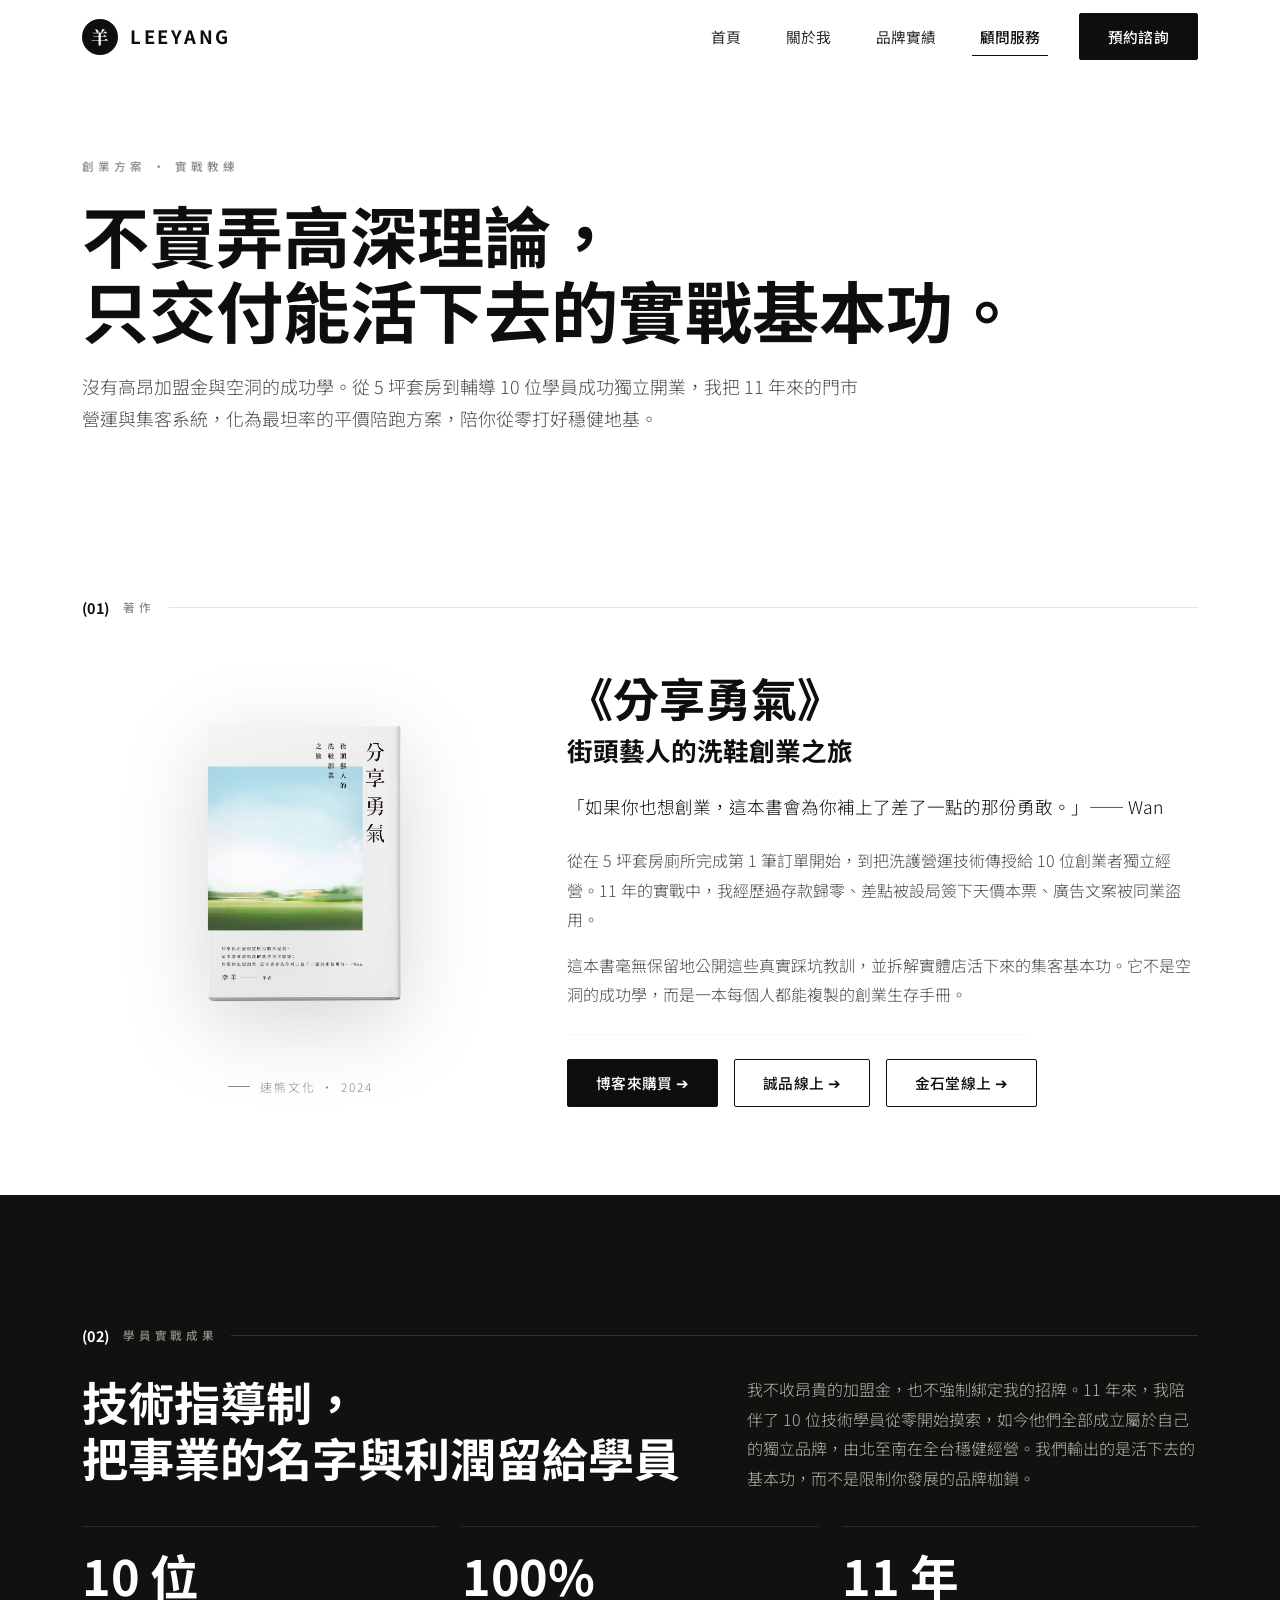
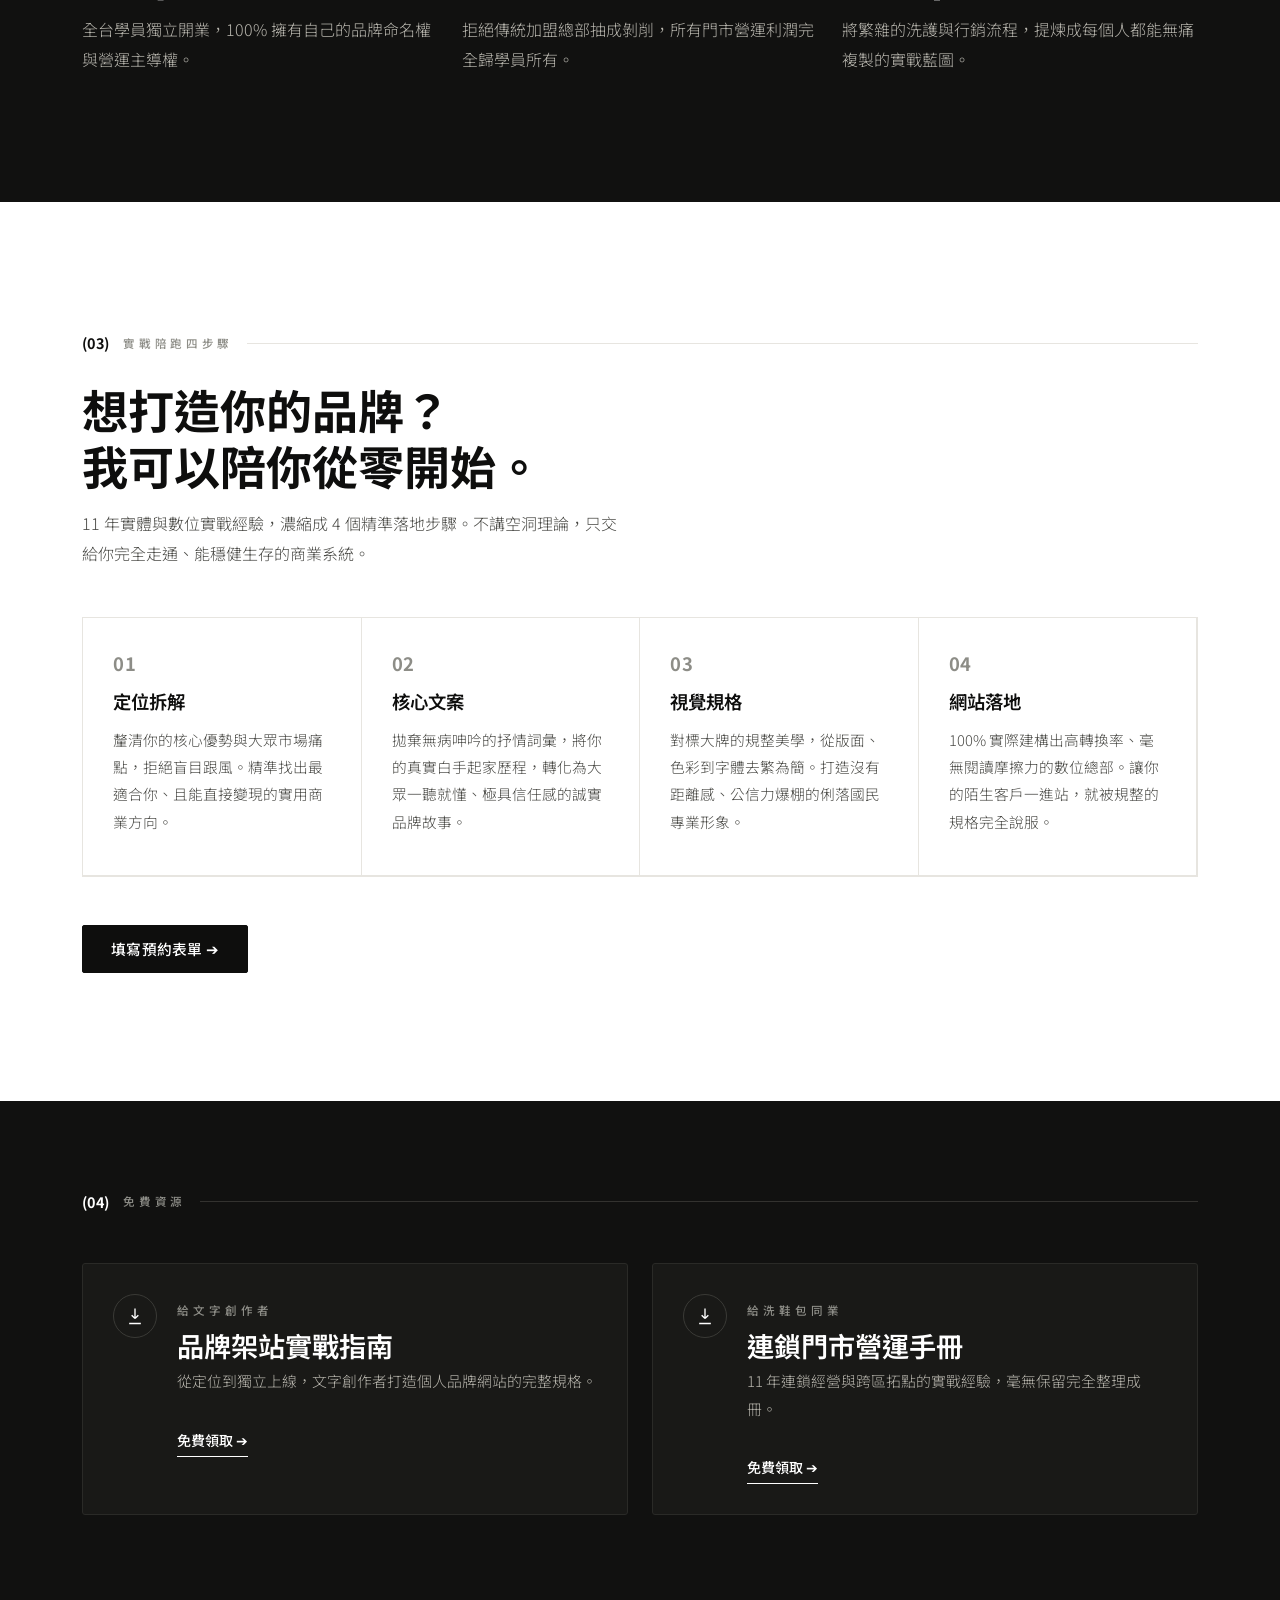
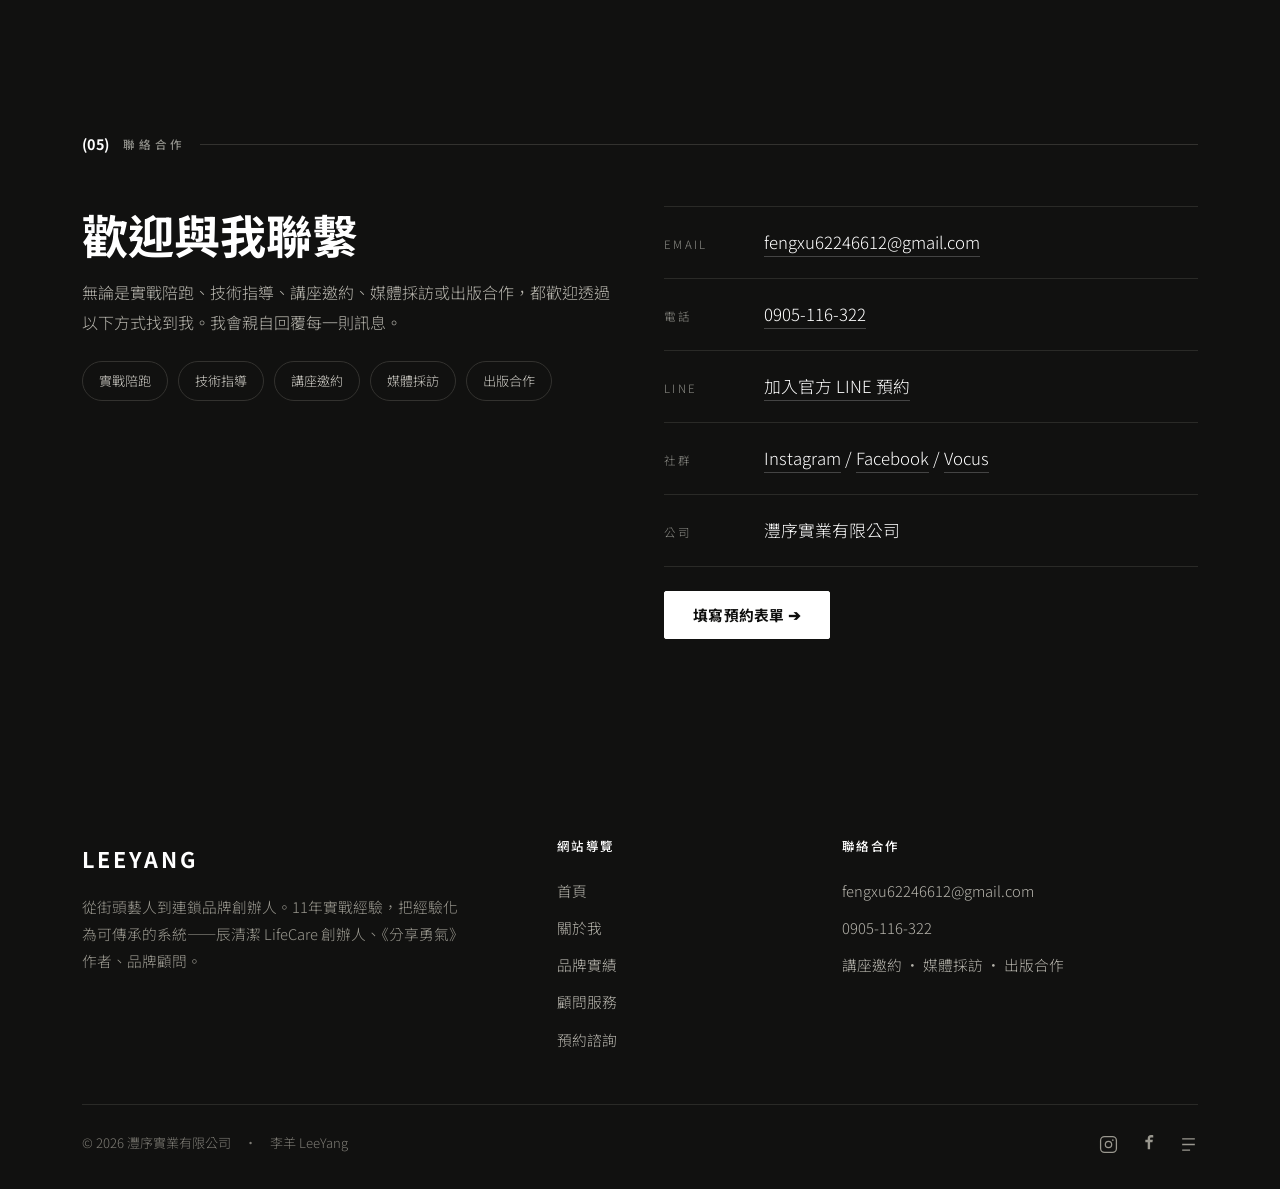
<file: work.html>
<!DOCTYPE html>
<html lang="zh-Hant">
<head>
<meta charset="UTF-8">
<meta name="viewport" content="width=device-width, initial-scale=1.0">
<script>document.documentElement.classList.add('js');addEventListener('load',function(){setTimeout(function(){if(!window.__lxReveal){var n=document.querySelectorAll('.lx-reveal');for(var i=0;i<n.length;i++){n[i].classList.add('in');}}},1200);});</script>

<script async src="https://www.googletagmanager.com/gtag/js?id=G-S8NCNM5NHK"></script>
<script>
  window.dataLayer = window.dataLayer || [];
  function gtag(){dataLayer.push(arguments);}
  gtag('js', new Date());
  gtag('config', 'G-S8NCNM5NHK');
</script>
<title>顧問服務｜創業方案・實戰教練 李羊</title>
<meta property="og:type" content="website">
<meta property="og:title" content="顧問服務｜創業實戰教練 李羊">
<meta property="og:description" content="不賣弄高深理論，只交付能活下去的實戰基本功。11 年實戰陪跑四步驟，陪你從 0 到開業。">
<meta property="og:image" content="https://leeyang0304.github.io/leeyang/assets/img/portrait.jpg">
<meta property="og:url" content="https://leeyang0304.github.io/leeyang/work.html">
<meta name="twitter:card" content="summary_large_image">
<meta name="description" content="不賣弄高深理論，只交付能活下去的實戰基本功。著作《分享勇氣》、學員實戰成果、實戰陪跑四步驟、免費資源與聯絡合作。">
<link rel="preconnect" href="https://fonts.googleapis.com">
<link rel="preconnect" href="https://fonts.gstatic.com" crossorigin>
<link href="https://fonts.googleapis.com/css2?family=Cormorant+Garamond:ital,wght@0,500;0,600;1,500;1,600&family=Noto+Sans+TC:wght@300;400;500;700;900&family=Noto+Serif+TC:wght@600;700&display=swap" rel="stylesheet">
<link href="https://cdn.jsdelivr.net/npm/bootstrap@5.3.3/dist/css/bootstrap.min.css" rel="stylesheet">
<link rel="icon" type="image/png" href="[data-uri]">
<link rel="apple-touch-icon" href="[data-uri]">
<link rel="stylesheet" href="assets/css/styles.css">
</head>
<body>

<nav class="navbar navbar-expand-lg fixed-top lx-nav" id="mainNav">
  <div class="container">
    <a class="navbar-brand lx-logo" href="index.html"><span class="mark">羊</span><span class="en">LEEYANG</span></a>
    <button class="navbar-toggler lx-toggler" type="button" aria-controls="navItems" aria-expanded="false" aria-label="開啟選單"><span></span><span></span><span></span></button>
    <div class="collapse navbar-collapse justify-content-end" id="navItems">
      <ul class="navbar-nav align-items-lg-center">
        <li class="nav-item"><a class="nav-link" href="index.html">首頁</a></li>
        <li class="nav-item"><a class="nav-link" href="about.html">關於我</a></li>
        <li class="nav-item"><a class="nav-link" href="brand.html">品牌實績</a></li>
        <li class="nav-item"><a class="nav-link active" href="work.html">顧問服務</a></li>
        <li class="nav-item ms-lg-3 mt-3 mt-lg-0"><a class="lx-btn lx-btn-ink" href="#contact">預約諮詢</a></li>
      </ul>
    </div>
  </div>
</nav>

<header class="lx-page-hero">
  <div class="container">
    <span class="lx-eyebrow lx-reveal">創業方案 ‧ 實戰教練</span>
    <h1 class="lx-h1 mt-3 lx-reveal lx-d1">不賣弄高深理論，<br>只交付能活下去的實戰基本功。</h1>
    <p class="lx-lead mt-4 lx-reveal lx-d2" style="max-width:44em">沒有高昂加盟金與空洞的成功學。從 5 坪套房到輔導 10 位學員成功獨立開業，我把 11 年來的門市營運與集客系統，化為最坦率的平價陪跑方案，陪你從零打好穩健地基。</p>
  </div>
</header>

<section class="lx-section-sm" id="book">
  <div class="container">
    <div class="lx-seclabel mb-5 lx-reveal"><span class="idx">(01)</span><span>著作</span><span class="ln"></span></div>
    <div class="row g-5 align-items-center">
      <div class="col-lg-5 lx-reveal">
        <div class="lx-bookshot">
          <img src="assets/img/book.png" alt="《分享勇氣：街頭藝人的洗鞋創業之旅》書封">
        </div>
        <div class="lx-caption" style="justify-content:center;margin-top:18px">速熊文化 ・ 2024</div>
      </div>
      <div class="col-lg-7 lx-reveal lx-d1">
        <h2 class="lx-h2 mb-2">《分享勇氣》</h2>
        <p class="lx-kicker">街頭藝人的洗鞋創業之旅</p>
        <p class="my-4" style="color:var(--ink);font-size:1.1rem;line-height:1.7">「如果你也想創業，這本書會為你補上了差了一點的那份勇敢。」—— Wan</p>
        <p>從在 5 坪套房廁所完成第 1 筆訂單開始，到把洗護營運技術傳授給 10 位創業者獨立經營。11 年的實戰中，我經歷過存款歸零、差點被設局簽下天價本票、廣告文案被同業盜用。</p>
        <p>這本書毫無保留地公開這些真實踩坑教訓，並拆解實體店活下來的集客基本功。它不是空洞的成功學，而是一本每個人都能複製的創業生存手冊。</p>
        <hr class="lx-rule my-4" style="max-width:460px">
        <div class="d-flex flex-wrap gap-3">
          <a href="https://www.books.com.tw/products/0011000937" target="_blank" rel="noopener noreferrer" class="lx-btn lx-btn-ink">博客來購買 ➔</a>
          <a href="https://www.eslite.com/product/10012084572682642810001" target="_blank" rel="noopener noreferrer" class="lx-btn lx-btn-outline-ink">誠品線上 ➔</a>
          <a href="https://www.kingstone.com.tw/basic/2015630797648/" target="_blank" rel="noopener noreferrer" class="lx-btn lx-btn-outline-ink">金石堂線上 ➔</a>
        </div>
      </div>
    </div>
  </div>
</section>

<section class="lx-section lx-dark">
  <div class="container">
    <div class="lx-seclabel mb-4 lx-reveal"><span class="idx">(02)</span><span>學員實戰成果</span><span class="ln"></span></div>
    <div class="row g-4 align-items-end mb-2 lx-reveal">
      <div class="col-lg-7"><h2 class="lx-h2">技術指導制，<br>把事業的名字與利潤留給學員</h2></div>
      <div class="col-lg-5"><p class="mb-0">我不收昂貴的加盟金，也不強制綁定我的招牌。11 年來，我陪伴了 10 位技術學員從零開始摸索，如今他們全部成立屬於自己的獨立品牌，由北至南在全台穩健經營。我們輸出的是活下去的基本功，而不是限制你發展的品牌枷鎖。</p></div>
    </div>
    <div class="row g-4 mt-2 lx-reveal lx-d1">
      <div class="col-md-4">
        <div style="border-top:1px solid #2a2a27;padding-top:24px">
          <div class="lx-stat"><div class="n" style="color:#fff">10 位</div></div>
          <p class="mt-3 mb-0">全台學員獨立開業，100% 擁有自己的品牌命名權與營運主導權。</p>
        </div>
      </div>
      <div class="col-md-4">
        <div style="border-top:1px solid #2a2a27;padding-top:24px">
          <div class="lx-stat"><div class="n" style="color:#fff">100%</div></div>
          <p class="mt-3 mb-0">拒絕傳統加盟總部抽成剝削，所有門市營運利潤完全歸學員所有。</p>
        </div>
      </div>
      <div class="col-md-4">
        <div style="border-top:1px solid #2a2a27;padding-top:24px">
          <div class="lx-stat"><div class="n" style="color:#fff">11 年</div></div>
          <p class="mt-3 mb-0">將繁雜的洗護與行銷流程，提煉成每個人都能無痛複製的實戰藍圖。</p>
        </div>
      </div>
    </div>
  </div>
</section>

<section class="lx-section" id="consulting">
  <div class="container">
    <div class="lx-seclabel mb-4 lx-reveal"><span class="idx">(03)</span><span>實戰陪跑四步驟</span><span class="ln"></span></div>
    <div class="mb-5 lx-reveal">
      <h2 class="lx-h2" style="max-width:18em">想打造你的品牌？<br>我可以陪你從零開始。</h2>
      <p class="mt-3" style="max-width:34em">11 年實體與數位實戰經驗，濃縮成 4 個精準落地步驟。不講空洞理論，只交給你完全走通、能穩健生存的商業系統。</p>
    </div>
    <div class="lx-stepgrid lx-reveal lx-d1">
      <div class="st"><div class="no">01</div><h3 class="lx-h3">定位拆解</h3><p>釐清你的核心優勢與大眾市場痛點，拒絕盲目跟風。精準找出最適合你、且能直接變現的實用商業方向。</p></div>
      <div class="st"><div class="no">02</div><h3 class="lx-h3">核心文案</h3><p>拋棄無病呻吟的抒情詞彙，將你的真實白手起家歷程，轉化為大眾一聽就懂、極具信任感的誠實品牌故事。</p></div>
      <div class="st"><div class="no">03</div><h3 class="lx-h3">視覺規格</h3><p>對標大牌的規整美學，從版面、色彩到字體去繁為簡。打造沒有距離感、公信力爆棚的俐落國民專業形象。</p></div>
      <div class="st"><div class="no">04</div><h3 class="lx-h3">網站落地</h3><p>100% 實際建構出高轉換率、毫無閱讀摩擦力的數位總部。讓你的陌生客戶一進站，就被規整的規格完全說服。</p></div>
    </div>
    <div class="d-flex flex-wrap gap-3 mt-5 lx-reveal lx-d2">
      <a href="https://tally.so/r/zxdZO8" target="_blank" rel="noopener noreferrer" class="lx-btn lx-btn-ink">填寫預約表單 ➔</a>
    </div>
  </div>
</section>

<section class="lx-section-sm lx-dark">
  <div class="container">
    <div class="lx-seclabel mb-5 lx-reveal"><span class="idx">(04)</span><span>免費資源</span><span class="ln"></span></div>
    <div class="row g-4">
      <div class="col-lg-6 lx-reveal">
        <a class="lx-res" href="https://gamma.app/docs/-n2umicnrbmgvxgf?mode=doc" target="_blank" rel="noopener noreferrer" style="background:#191917;border-color:#2a2a27">
          <span class="ic" style="border-color:#3a3a36"><svg viewBox="0 0 24 24" fill="none" stroke-width="1.6" style="stroke:#fff"><path d="M12 3v12m0 0l-4-4m4 4l4-4M5 21h14"/></svg></span>
          <div>
            <span class="lx-eyebrow">給文字創作者</span>
            <h3 class="lx-h3 mt-1 mb-1" style="color:#fff">品牌架站實戰指南</h3>
            <p style="font-size:.93rem;color:#b6b4ac">從定位到獨立上線，文字創作者打造個人品牌網站的完整規格。</p>
            <span class="lx-link mt-3" style="font-size:.88rem;color:#fff;border-color:#fff">免費領取 ➔</span>
          </div>
        </a>
      </div>
      <div class="col-lg-6 lx-reveal lx-d1">
        <a class="lx-res" href="https://gamma.app/docs/11--ixgwo68gc0v4kzk?mode=doc" target="_blank" rel="noopener noreferrer" style="background:#191917;border-color:#2a2a27">
          <span class="ic" style="border-color:#3a3a36"><svg viewBox="0 0 24 24" fill="none" stroke-width="1.6" style="stroke:#fff"><path d="M12 3v12m0 0l-4-4m4 4l4-4M5 21h14"/></svg></span>
          <div>
            <span class="lx-eyebrow">給洗鞋包同業</span>
            <h3 class="lx-h3 mt-1 mb-1" style="color:#fff">連鎖門市營運手冊</h3>
            <p style="font-size:.93rem;color:#b6b4ac">11 年連鎖經營與跨區拓點的實戰經驗，毫無保留完全整理成冊。</p>
            <span class="lx-link mt-3" style="font-size:.88rem;color:#fff;border-color:#fff">免費領取 ➔</span>
          </div>
        </a>
      </div>
    </div>
  </div>
</section>

<section class="lx-section lx-dark" id="contact">
  <div class="container">
    <div class="lx-seclabel mb-5 lx-reveal"><span class="idx">(05)</span><span>聯絡合作</span><span class="ln"></span></div>
    <div class="row g-5">
      <div class="col-lg-6 lx-reveal">
        <h2 class="lx-h2 mb-3">歡迎與我聯繫</h2>
        <p>無論是實戰陪跑、技術指導、講座邀約、媒體採訪或出版合作，都歡迎透過以下方式找到我。我會親自回覆每一則訊息。</p>
        <div class="lx-tags mt-4">
          <span style="color:#cfcdc6;border-color:#33322f">實戰陪跑</span>
          <span style="color:#cfcdc6;border-color:#33322f">技術指導</span>
          <span style="color:#cfcdc6;border-color:#33322f">講座邀約</span>
          <span style="color:#cfcdc6;border-color:#33322f">媒體採訪</span>
          <span style="color:#cfcdc6;border-color:#33322f">出版合作</span>
        </div>
      </div>
      <div class="col-lg-6 lx-reveal lx-d1">
        <div class="lx-contact">
          <div class="row-item" style="border-color:#2a2a27"><span class="k">EMAIL</span><span class="v" style="color:#fff"><a href="mailto:fengxu62246612@gmail.com" style="color:#fff;border-color:#444">fengxu62246612@gmail.com</a></span></div>
          <div class="row-item" style="border-color:#2a2a27"><span class="k">電話</span><span class="v" style="color:#fff"><a href="tel:+886905116322" style="color:#fff;border-color:#444">0905-116-322</a></span></div>
          <div class="row-item" style="border-color:#2a2a27"><span class="k">LINE</span><span class="v" style="color:#fff"><a href="https://lin.ee/Q6w8vJU" target="_blank" rel="noopener noreferrer" style="color:#fff;border-color:#444">加入官方 LINE 預約</a></span></div>
          <div class="row-item" style="border-color:#2a2a27"><span class="k">社群</span><span class="v" style="color:#fff"><a href="https://www.instagram.com/chenclean.lifecare/?hl=zh-tw" target="_blank" rel="noopener noreferrer" style="color:#fff;border-color:#444">Instagram</a> / <a href="https://www.facebook.com/chencleanlifecare" target="_blank" rel="noopener noreferrer" style="color:#fff;border-color:#444">Facebook</a> / <a href="https://vocus.cc/user/@leeec" target="_blank" rel="noopener noreferrer" style="color:#fff;border-color:#444">Vocus</a></span></div>
          <div class="row-item" style="border-color:#2a2a27"><span class="k">公司</span><span class="v" style="color:#fff">灃序實業有限公司</span></div>
        </div>
        <a href="https://tally.so/r/zxdZO8" target="_blank" rel="noopener noreferrer" class="lx-btn lx-btn-paper mt-4" style="font-weight:700">填寫預約表單 ➔</a>
      </div>
    </div>
  </div>
</section>

<footer class="lx-footer">
  <div class="container">
    <div class="row g-4">
      <div class="col-lg-5 fbrand">
        <div class="en">LEEYANG</div>
        <p style="max-width:26em">從街頭藝人到連鎖品牌創辦人。11年實戰經驗，把經驗化為可傳承的系統——辰清潔 LifeCare 創辦人、《分享勇氣》作者、品牌顧問。</p>
      </div>
      <div class="col-6 col-lg-3 fcol">
        <h4>網站導覽</h4>
        <a href="index.html">首頁</a>
        <a href="about.html">關於我</a>
        <a href="brand.html">品牌實績</a>
        <a href="work.html">顧問服務</a>
        <a href="work.html#contact">預約諮詢</a>
      </div>
      <div class="col-6 col-lg-4 fcol">
        <h4>聯絡合作</h4>
        <a href="mailto:fengxu62246612@gmail.com">fengxu62246612@gmail.com</a>
        <a href="tel:+886905116322">0905-116-322</a>
        <span>講座邀約 ・ 媒體採訪 ・ 出版合作</span>
      </div>
    </div>
    <div class="fbottom d-flex flex-wrap justify-content-between align-items-center" style="gap:14px">
      <span>© 2026 灃序實業有限公司　·　李羊 LeeYang</span>
      <div class="lx-social">
        <a href="https://www.instagram.com/chenclean.lifecare/?hl=zh-tw" target="_blank" rel="noopener noreferrer" aria-label="Instagram"><svg viewBox="0 0 24 24" fill="none" stroke="currentColor" stroke-width="1.6"><rect x="2" y="2" width="20" height="20" rx="5"/><circle cx="12" cy="12" r="4"/><circle cx="17.5" cy="6.5" r="1" fill="currentColor" stroke="none"/></svg></a>
        <a href="https://www.facebook.com/chencleanlifecare" target="_blank" rel="noopener noreferrer" aria-label="Facebook"><svg viewBox="0 0 24 24" fill="currentColor"><path d="M14 9h3l.5-3H14V4.5c0-.9.3-1.5 1.6-1.5H18V.3C17.5.2 16.4 0 15.2 0 12.5 0 11 1.6 11 4.3V6H8v3h3v9h3V9z"/></svg></a>
        <a href="https://vocus.cc/user/@leeec" target="_blank" rel="noopener noreferrer" aria-label="Vocus 沙龍"><svg viewBox="0 0 24 24" fill="none" stroke="currentColor" stroke-width="1.6"><path d="M4 5h16M4 12h16M4 19h10"/></svg></a>
      </div>
    </div>
  </div>
</footer>

<script src="assets/js/site.js"></script>
</body>
</html>
</file>
<file: assets/css/styles.css>
:root{
  --ink:#0e0e0d;
  --ink-2:#2b2b29;
  --body:#4a4a46;
  --muted:#8d8d87;
  --line:#e7e5e0;
  --line-2:#d8d6d0;
  --paper:#ffffff;
  --soft:#f6f5f2;
  --dark:#111110;
  --serif:"Noto Serif TC",serif;
  --sans:"Noto Sans TC",-apple-system,"Segoe UI",sans-serif;
  --display:"Cormorant Garamond",serif;
  --ease:cubic-bezier(.6,.01,.05,1);
}

html,body{overflow-x:hidden;max-width:100%}
body{
  font-family:var(--sans);
  color:var(--ink);
  background:var(--paper);
  line-height:1.85;
  font-weight:300;
  -webkit-font-smoothing:antialiased;
  text-rendering:optimizeLegibility;
}
::selection{background:var(--ink);color:#fff}
a{color:inherit;text-decoration:none}
img{max-width:100%}
.lx-serif{font-family:var(--serif)}

.lx-eyebrow{font-size:.72rem;letter-spacing:.34em;text-transform:uppercase;color:var(--muted);font-weight:500;display:inline-block}
.lx-eyebrow.line::before{content:"";display:inline-block;width:30px;height:1px;background:currentColor;opacity:.55;vertical-align:middle;margin-right:14px}
.lx-h1{font-family:var(--sans);font-weight:700;font-size:clamp(2.3rem,5.4vw,4.2rem);line-height:1.12;letter-spacing:0;color:var(--ink)}
.lx-h2{font-family:var(--sans);font-weight:700;font-size:clamp(1.8rem,3.6vw,2.9rem);line-height:1.22;color:var(--ink)}
.lx-h3{font-family:var(--sans);font-weight:600;font-size:clamp(1.3rem,2.4vw,1.7rem);line-height:1.3;color:var(--ink)}
.lx-kicker{font-family:var(--sans);font-weight:700;font-style:normal;font-size:clamp(1.25rem,2.1vw,1.6rem);line-height:1.35;color:var(--ink)}
.lx-lead{font-size:clamp(1.02rem,1.4vw,1.16rem);color:var(--body);font-weight:300;line-height:1.8}
.lx-subnote{font-size:.95rem;color:#9a9892;line-height:1.75}
.lx-dark .lx-subnote{color:#9a988f}
.lx-muted{color:var(--muted)}
p{color:var(--body)}

.lx-section{padding:clamp(64px,10vw,128px) 0}
.lx-section-sm{padding:clamp(48px,7vw,88px) 0}
.lx-page-hero{padding:150px 0 56px}

.lx-btn{
  font-family:var(--sans);font-size:.92rem;font-weight:500;letter-spacing:.02em;line-height:1.2;
  padding:14px 28px;border-radius:2px;border:1px solid var(--ink);cursor:pointer;text-align:center;
  display:inline-flex;align-items:center;justify-content:center;gap:10px;
  transition:background .25s var(--ease),color .25s var(--ease),transform .2s var(--ease),border-color .25s var(--ease);
}
.lx-btn .arr{transition:transform .25s var(--ease);display:inline-block}
.lx-btn:hover .arr{transform:translateX(4px)}
.lx-btn-ink{background:var(--ink);color:#fff}
.lx-btn-ink:hover{background:#000;color:#fff;transform:translateY(-2px)}
.lx-btn-outline-ink{background:transparent;color:var(--ink)}
.lx-btn-outline-ink:hover{background:var(--ink);color:#fff}
.lx-btn-paper{background:#fff;color:var(--ink);border-color:#fff}
.lx-btn-paper:hover{color:var(--ink);transform:translateY(-2px)}
.lx-btn-outline-paper{background:transparent;color:#fff;border-color:rgba(255,255,255,.45)}
.lx-btn-outline-paper:hover{background:#fff;color:var(--ink);border-color:#fff}
.lx-link{display:inline-flex;align-items:center;gap:8px;font-weight:500;font-size:.95rem;border-bottom:1px solid var(--ink);padding-bottom:3px;transition:gap .2s var(--ease)}
.lx-link:hover{gap:14px}

.lx-nav{
  background:rgba(255,255,255,.86);backdrop-filter:saturate(180%) blur(14px);
  border-bottom:1px solid transparent;transition:border-color .3s,background .3s;
  min-height:74px;
}
.lx-nav.scrolled{border-bottom:1px solid var(--line)}
.lx-logo{display:flex;align-items:center;gap:12px;font-weight:700;letter-spacing:.04em}
.lx-logo .mark{width:36px;height:36px;border-radius:50%;background:var(--ink);color:#fff;display:flex;align-items:center;justify-content:center;line-height:1;font-family:var(--serif);font-weight:700;font-size:1.1rem;text-align:center}
.lx-logo .en{font-family:var(--sans);font-size:1.15rem;font-weight:700;letter-spacing:.14em;color:var(--ink)}
.lx-nav .nav-link{font-size:.92rem;color:var(--ink-2);font-weight:400;position:relative;padding:6px 0;margin:0 .9rem}
.lx-nav .nav-link::after{content:"";position:absolute;left:0;bottom:0;width:0;height:1px;background:var(--ink);transition:width .3s var(--ease)}
.lx-nav .nav-link:hover::after,.lx-nav .nav-link.active::after{width:100%}
.lx-nav .nav-link.active{color:var(--ink);font-weight:500}
.lx-toggler{border:none;width:30px;height:24px;position:relative;padding:0;background:none}
.lx-toggler:focus{box-shadow:none;outline:none}
.lx-toggler span{position:absolute;left:0;width:100%;height:2px;background:var(--ink);transition:.3s var(--ease)}
.lx-toggler span:nth-child(1){top:2px}.lx-toggler span:nth-child(2){top:11px}.lx-toggler span:nth-child(3){top:20px}
.lx-toggler[aria-expanded="true"] span:nth-child(1){top:11px;transform:rotate(45deg)}
.lx-toggler[aria-expanded="true"] span:nth-child(2){opacity:0}
.lx-toggler[aria-expanded="true"] span:nth-child(3){top:11px;transform:rotate(-45deg)}
@media(max-width:991.98px){
  .lx-nav .container{position:relative;min-height:74px}
  .lx-nav .navbar-collapse{position:absolute;top:100%;left:0;right:0;background:#fff;padding:8px 22px 20px;border-top:1px solid var(--line);box-shadow:0 18px 30px -22px rgba(0,0,0,.25)}
  .lx-nav .nav-link{margin:0;padding:14px 0;font-size:1.05rem;border-bottom:1px solid var(--line)}
  .lx-nav .nav-link::after{display:none}
}

.lx-img{position:relative;overflow:hidden;border-radius:3px;background:#e9e7e2}
.lx-img img{width:100%;height:100%;object-fit:cover;display:block;filter:grayscale(100%) contrast(1.02);transition:filter .6s var(--ease),transform .8s var(--ease)}
.lx-img:hover img{filter:grayscale(55%) contrast(1.02);transform:scale(1.02)}
.lx-img.color img{filter:none}
.lx-img.color:hover img{filter:none;transform:scale(1.04)}
.lx-img.ratio-45{aspect-ratio:4/5}
.lx-img.ratio-11{aspect-ratio:1/1}
.lx-img.ratio-34{aspect-ratio:3/4}
.lx-img.ratio-43{aspect-ratio:4/3}
.lx-ph{position:relative;overflow:hidden;border-radius:3px;background:linear-gradient(150deg,#3a4048,#23262b 60%,#15171a)}
.lx-ph .tag{position:absolute;left:16px;bottom:14px;font-size:.68rem;letter-spacing:.18em;color:rgba(255,255,255,.55)}

.lx-card{display:flex;flex-direction:column;height:100%;border:1px solid var(--line);border-radius:3px;padding:38px 32px;transition:border-color .3s,transform .3s var(--ease),box-shadow .3s}
.lx-card:hover{border-color:var(--ink);transform:translateY(-4px);box-shadow:0 24px 50px -30px rgba(0,0,0,.35)}
.lx-card .idx{font-family:var(--sans);font-weight:700;font-size:1.05rem;letter-spacing:.05em;color:var(--muted)}
.lx-card .lx-h3{margin:14px 0 12px}
.lx-card p{font-size:.95rem;margin:0}
.lx-card .lx-link{margin-top:auto;align-self:flex-start;padding-top:22px}

.lx-media-card{
  display:flex;flex-direction:column;justify-content:center;align-items:center;text-align:center;height:100%;
  border:1px solid var(--line);border-radius:3px;padding:30px 18px;background:#fff;
  transition:background .35s var(--ease),color .35s var(--ease),transform .3s var(--ease),box-shadow .35s;
  min-height:150px;
}
.lx-media-card .outlet{font-family:var(--sans);font-size:1.25rem;font-weight:700;letter-spacing:.03em;line-height:1.25}
.lx-media-card .outlet.ch{font-family:var(--sans);font-size:1.25rem}
.lx-media-card .go{display:inline-flex;align-items:center;gap:8px;font-size:.78rem;letter-spacing:.12em;color:var(--muted);margin-top:16px;transition:gap .25s var(--ease),color .35s}
.lx-media-card:hover{background:var(--ink);color:#fff;transform:translateY(-4px);box-shadow:0 26px 50px -28px rgba(0,0,0,.55)}
.lx-media-card:hover .go{color:#fff;gap:14px}

.lx-pullquote{font-family:var(--sans);font-weight:300;font-size:clamp(1.4rem,2.8vw,2.3rem);line-height:1.5;letter-spacing:.01em;color:var(--ink)}
.lx-quote{border-left:2px solid var(--ink);padding:6px 0 6px 26px;font-weight:400;font-size:1.1rem;color:var(--ink-2)}

.lx-timeline{position:relative;padding-left:34px}
.lx-timeline::before{content:"";position:absolute;left:5px;top:8px;bottom:8px;width:1px;background:var(--line-2)}
.lx-tl{position:relative;padding-bottom:34px}
.lx-tl:last-child{padding-bottom:0}
.lx-tl::before{content:"";position:absolute;left:-33px;top:7px;width:9px;height:9px;border-radius:50%;background:var(--ink);box-shadow:0 0 0 4px var(--paper)}
.lx-tl .year{font-weight:700;font-size:1.05rem;letter-spacing:.06em}
.lx-tl .what{color:var(--body);font-size:.96rem;margin-top:2px}

.lx-vtimeline{position:relative;max-width:940px;margin:0 auto}
.lx-vtimeline::before{content:"";position:absolute;left:50%;top:8px;bottom:8px;width:1px;background:var(--line);transform:translateX(-50%)}
.lx-vtl{position:relative;width:50%;padding:0 50px 44px;box-sizing:border-box}
.lx-vtl:last-child{padding-bottom:0}
.lx-vtl.l{left:0;text-align:right}
.lx-vtl.r{left:50%}
.lx-vtl::before{content:"";position:absolute;top:5px;width:13px;height:13px;border-radius:50%;background:var(--ink);box-shadow:0 0 0 5px var(--paper);transition:transform .35s var(--ease)}
.lx-vtl.l::before{right:-6.5px}
.lx-vtl.r::before{left:-6.5px}
.lx-vtl:hover::before{transform:scale(1.5)}
.lx-vtl .yr{font-weight:700;font-size:1.7rem;letter-spacing:.05em;line-height:1;color:var(--ink)}
.lx-vtl .ev{color:var(--body);font-size:.96rem;margin-top:10px;line-height:1.7}
.lx-dark .lx-vtimeline::before{background:#33322f}
.lx-dark .lx-vtl::before{background:#fff;box-shadow:0 0 0 5px var(--dark)}
.lx-dark .lx-vtl .yr{color:#fff}
.lx-dark .lx-vtl .ev{color:#b6b4ac}
@media(max-width:767.98px){
  .lx-vtimeline{max-width:none}
  .lx-vtimeline::before{left:6px}
  .lx-vtl,.lx-vtl.l,.lx-vtl.r{width:100%;left:0;text-align:left;padding:0 0 32px 34px}
  .lx-vtl.l::before,.lx-vtl.r::before{left:.5px;right:auto}
  .lx-vtl .yr{font-size:1.5rem}
}

.lx-stat .n{font-weight:700;font-size:clamp(2.2rem,3.8vw,3.2rem);line-height:1;letter-spacing:-.01em}
.lx-stat .l{font-size:.88rem;color:var(--body);margin-top:8px}

.lx-tile{height:100%;border:1px solid var(--line);border-radius:3px;padding:38px 30px;background:#fff;transition:transform .3s var(--ease),border-color .3s}
.lx-tile:hover{border-color:var(--ink);transform:translateY(-3px)}
.lx-tile .no{font-family:var(--sans);font-weight:700;font-size:1.1rem;letter-spacing:.05em;color:var(--ink)}
.lx-tile .lx-h3{margin:14px 0 10px;font-size:1.15rem}
.lx-tile p{font-size:.93rem;margin:0}

.lx-res{display:flex;gap:20px;align-items:flex-start;height:100%;border:1px solid var(--line);border-radius:3px;padding:30px;background:#fff;transition:border-color .3s,transform .3s var(--ease)}
.lx-res:hover{border-color:var(--ink);transform:translateY(-3px)}
.lx-res .ic{flex:0 0 44px;width:44px;height:44px;border-radius:50%;border:1px solid var(--line-2);display:grid;place-items:center}
.lx-res .ic svg{width:20px;height:20px;stroke:var(--ink)}

.lx-contact .row-item{display:flex;gap:16px;padding:20px 0;border-top:1px solid var(--line);align-items:baseline}
.lx-contact .row-item:last-child{border-bottom:1px solid var(--line)}
.lx-contact .k{font-size:.72rem;letter-spacing:.2em;color:var(--muted);min-width:84px}
.lx-contact .v{font-size:1.05rem;color:var(--ink)}
.lx-contact .v a{border-bottom:1px solid var(--line-2);padding-bottom:2px;transition:border-color .2s}
.lx-contact .v a:hover{border-color:var(--ink)}
.lx-tags{display:flex;flex-wrap:wrap;gap:10px}
.lx-tags span{font-size:.82rem;border:1px solid var(--line-2);border-radius:40px;padding:7px 16px;color:var(--ink-2)}

.lx-book{aspect-ratio:3/4;border-radius:3px;overflow:hidden;box-shadow:0 40px 70px -38px rgba(0,0,0,.45)}
.lx-book img{width:100%;height:100%;object-fit:cover}

.lx-dark{background:var(--dark);color:#e7e5df}
.lx-dark .lx-h1,.lx-dark .lx-h2,.lx-dark .lx-h3{color:#fff}
.lx-dark p{color:#b6b4ac}
.lx-dark .lx-eyebrow{color:#8d8d87}
.lx-dark .lx-timeline::before{background:#33322f}
.lx-dark .lx-tl::before{box-shadow:0 0 0 4px var(--dark)}
.lx-dark .lx-tl .year{color:#fff}
.lx-dark .lx-tl .what{color:#b6b4ac}
.lx-dark .lx-stat .n{color:#fff}
.lx-dark .lx-stat .l{color:#b6b4ac}

.lx-footer{background:var(--dark);color:#cfcdc6;padding:72px 0 34px}
.lx-footer .en{font-family:var(--sans);font-size:1.35rem;color:#fff;letter-spacing:.14em;font-weight:700}
.lx-footer .fbrand p{color:#9a988f;margin-top:14px;font-size:.92rem}
.lx-footer h4{color:#fff;font-size:.78rem;letter-spacing:.2em;text-transform:uppercase;font-weight:500;margin-bottom:18px}
.lx-footer .fcol a,.lx-footer .fcol span{display:block;color:#b6b4ac;font-size:.92rem;padding:5px 0;transition:color .2s}
.lx-footer .fcol a:hover{color:#fff}
.lx-footer .fbottom{border-top:1px solid #2a2a27;margin-top:46px;padding-top:26px;color:#7d7b74;font-size:.82rem}
.lx-social a{color:#9a988f;margin-left:18px}
.lx-social a:hover{color:#fff}
.lx-social svg{width:19px;height:19px}

.lx-hero{padding:150px 0 48px}
.lx-hero .lx-h1{font-size:clamp(2.2rem,4.6vw,3.5rem)}
.lx-hero + section.lx-section{padding-top:56px}
.lx-scroll{margin-top:36px;display:flex;align-items:center;gap:14px;font-size:.68rem;letter-spacing:.34em;color:var(--muted)}
.lx-scroll .l{width:54px;height:1px;background:var(--line-2);position:relative;overflow:hidden}
.lx-scroll .l::after{content:"";position:absolute;inset:0;width:40%;background:var(--ink);animation:lxslide 2.4s var(--ease) infinite}
@keyframes lxslide{0%{transform:translateX(-100%)}100%{transform:translateX(350%)}}
.lx-sig{display:flex;align-items:center;gap:16px;color:#9a988f}
.lx-sig{flex-wrap:wrap;align-items:baseline;gap:4px 10px}
.lx-sig .en{font-family:var(--sans);font-style:normal;font-weight:700;font-size:.98rem;letter-spacing:.08em;color:#fff}
.lx-sig span:not(.en){font-size:.92rem;color:#9a988f}
.lx-media-band{padding:42px 0;border-top:1px solid var(--line);border-bottom:1px solid var(--line)}

.lx-reveal{opacity:1;transform:none}
.js .lx-reveal{opacity:0;transform:translateY(26px);transition:opacity .9s var(--ease),transform .9s var(--ease)}
.lx-reveal.in{opacity:1;transform:none}
.lx-d1{transition-delay:.08s}.lx-d2{transition-delay:.16s}.lx-d3{transition-delay:.24s}

@media(max-width:991.98px){
  .lx-hero{padding:120px 0 64px}
}

.lx-seclabel{display:flex;align-items:center;gap:14px;font-size:.72rem;letter-spacing:.32em;text-transform:uppercase;color:var(--muted);font-weight:500}
.lx-seclabel .idx{font-family:var(--sans);font-style:normal;font-weight:700;font-size:.9rem;letter-spacing:.02em;color:var(--ink)}
.lx-seclabel .ln{flex:1;height:1px;background:var(--line)}
.lx-dark .lx-seclabel{color:#8d8d87}
.lx-dark .lx-seclabel .idx{color:#fff}
.lx-dark .lx-seclabel .ln{background:#33322f}

.lx-rule{height:1px;background:var(--line);border:0;margin:0}
.lx-dark .lx-rule{background:#2a2a27}

.lx-frame{position:relative;padding:14px}
.lx-frame::before,.lx-frame::after{content:"";position:absolute;width:26px;height:26px;border:1px solid var(--ink);opacity:.5}
.lx-frame::before{top:0;left:0;border-right:0;border-bottom:0}
.lx-frame::after{bottom:0;right:0;border-left:0;border-top:0}
.lx-dark .lx-frame::before,.lx-dark .lx-frame::after{border-color:rgba(255,255,255,.5)}

.lx-watermark{position:relative}
.lx-watermark .wm{position:absolute;top:-.30em;left:-.04em;font-family:var(--sans);font-weight:800;font-size:clamp(7rem,22vw,16rem);line-height:1;letter-spacing:-.02em;color:var(--ink);opacity:.04;pointer-events:none;user-select:none;z-index:0}
.lx-watermark>*:not(.wm){position:relative;z-index:1}
.lx-dark .lx-watermark .wm{color:#fff;opacity:.05}

.lx-marquee{overflow:hidden;border-top:1px solid var(--line);border-bottom:1px solid var(--line);padding:18px 0;white-space:nowrap}
.lx-marquee.dark{background:var(--dark);border-color:#2a2a27}
.lx-marquee .track{display:inline-flex;align-items:center;gap:0;animation:lxmarquee 30s linear infinite;will-change:transform}
.lx-marquee:hover .track{animation-play-state:paused}
.lx-marquee .item{font-family:var(--display);font-weight:600;font-style:italic;font-size:1.5rem;letter-spacing:.04em;color:var(--ink);padding:0 26px}
.lx-marquee .dot{width:6px;height:6px;border-radius:50%;background:var(--muted);display:inline-block}
.lx-marquee.dark .item{color:#fff}
.lx-marquee.dark .dot{background:#6b6a64}
@keyframes lxmarquee{0%{transform:translateX(0)}100%{transform:translateX(-50%)}}
@media(prefers-reduced-motion:reduce){.lx-marquee .track{animation:none}}

.lx-statgrid{display:grid;grid-template-columns:repeat(4,1fr);border:1px solid var(--line);overflow:hidden}
.lx-statgrid.cols6{grid-template-columns:repeat(6,1fr)}
.lx-statgrid.cols5{grid-template-columns:repeat(5,1fr)}
.lx-statgrid.cols2{grid-template-columns:1fr 1fr}
.lx-stat .u{font-size:.82rem;color:var(--muted);margin-top:6px;letter-spacing:.12em}
.lx-dark .lx-stat .u{color:#8d8d87}
.lx-statgrid .cell{padding:36px 28px;border-right:1px solid var(--line);text-align:center}
.lx-statgrid .cell:last-child{border-right:0}
.lx-statgrid .cell .topno{font-family:var(--sans);font-style:normal;font-weight:700;color:var(--muted);font-size:.82rem;letter-spacing:.05em;margin-bottom:14px}
.lx-dark .lx-statgrid{border-color:#2a2a27}
.lx-dark .lx-statgrid .cell{border-color:#2a2a27}
.lx-dark .lx-statgrid .cell .topno{color:#6b6a64}
@media(max-width:991.98px){.lx-statgrid.cols6{grid-template-columns:repeat(3,1fr)}}
@media(max-width:767.98px){
  .lx-statgrid,.lx-statgrid.cols5,.lx-statgrid.cols2,.lx-statgrid.cols6{grid-template-columns:1fr 1fr}
  .lx-statgrid .cell{border-right:1px solid var(--line);border-bottom:1px solid var(--line);padding:26px 18px}
  .lx-dark .lx-statgrid .cell{border-right-color:#2a2a27;border-bottom-color:#2a2a27}
}

.lx-stepgrid{display:grid;grid-template-columns:repeat(4,1fr);border:1px solid var(--line);overflow:hidden}
.lx-stepgrid .st{padding:36px 30px 40px;border-right:1px solid var(--line);border-bottom:1px solid var(--line)}
.lx-stepgrid .st .no{font-family:var(--sans);font-style:normal;font-weight:700;font-size:1.15rem;letter-spacing:.05em;color:var(--muted);line-height:1}
.lx-stepgrid .st .lx-h3{margin:18px 0 12px;font-size:1.15rem}
.lx-stepgrid .st p{font-size:.92rem;margin:0}
.lx-dark .lx-stepgrid{border-color:#2a2a27}
.lx-dark .lx-stepgrid .st{border-color:#2a2a27}
.lx-dark .lx-stepgrid .st .no{color:#6b6a64}
@media(max-width:991.98px){.lx-stepgrid{grid-template-columns:1fr 1fr}}
@media(max-width:575.98px){.lx-stepgrid{grid-template-columns:1fr}}

.lx-bookshot{display:block;max-width:380px;margin:0 auto}
.lx-bookshot img{width:100%;height:auto;display:block;filter:drop-shadow(0 22px 42px rgba(0,0,0,.16));transition:transform .55s var(--ease),filter .55s var(--ease)}
.lx-bookshot:hover img{transform:scale(1.05);filter:drop-shadow(0 30px 56px rgba(0,0,0,.22))}
.lx-quote-mark{font-family:var(--display);font-size:5rem;line-height:.7;color:var(--ink);opacity:.18}
.lx-dark .lx-quote-mark{color:#fff;opacity:.22}
.lx-caption{font-size:.74rem;letter-spacing:.18em;text-transform:uppercase;color:var(--muted);margin-top:14px;display:flex;align-items:center;gap:10px}
.lx-caption::before{content:"";width:22px;height:1px;background:var(--muted)}
.lx-vlabel{writing-mode:vertical-rl;text-orientation:mixed;letter-spacing:.3em;font-size:.7rem;text-transform:uppercase;color:var(--muted)}

@media(max-width:991.98px){
  .lx-nav{background:#fff;-webkit-backdrop-filter:none;backdrop-filter:none;border-bottom:1px solid var(--line)}
  .lx-nav.scrolled{border-bottom:1px solid var(--line)}
  body.menu-open{overflow:hidden}
  .lx-page-hero{padding:118px 0 44px}
}
@media(max-width:767.98px){
  .container{padding-left:22px;padding-right:22px}
  .lx-section{padding:56px 0}
  .lx-section-sm{padding:46px 0}
  .lx-page-hero{padding:104px 0 36px}
  .lx-hero{padding:100px 0 44px}
  .lx-card{padding:30px 24px}
  .lx-tile{padding:30px 24px}
  .lx-res{padding:24px;gap:16px}
  .lx-media-card{min-height:118px;padding:22px 12px}
  .lx-media-card .outlet,.lx-media-card .outlet.ch{font-size:1.05rem}
  .lx-media-card .go{font-size:.72rem;margin-top:12px}
  .lx-quote-mark{font-size:3.4rem}
  .lx-frame{padding:10px}
  .lx-frame::before,.lx-frame::after{width:18px;height:18px}
  .lx-watermark .wm{font-size:clamp(4.5rem,26vw,7.5rem);opacity:.035}
  .lx-seclabel{letter-spacing:.24em}
  .lx-pullquote{font-size:clamp(1.5rem,7vw,2rem)}
}
@media(max-width:575.98px){
  .lx-btn{width:100%}
  .lx-hero .d-flex,.lx-section .d-flex.flex-wrap{width:100%}
  .lx-bookshot{max-width:260px}
  .lx-sig{justify-content:flex-start}
}
</file>
